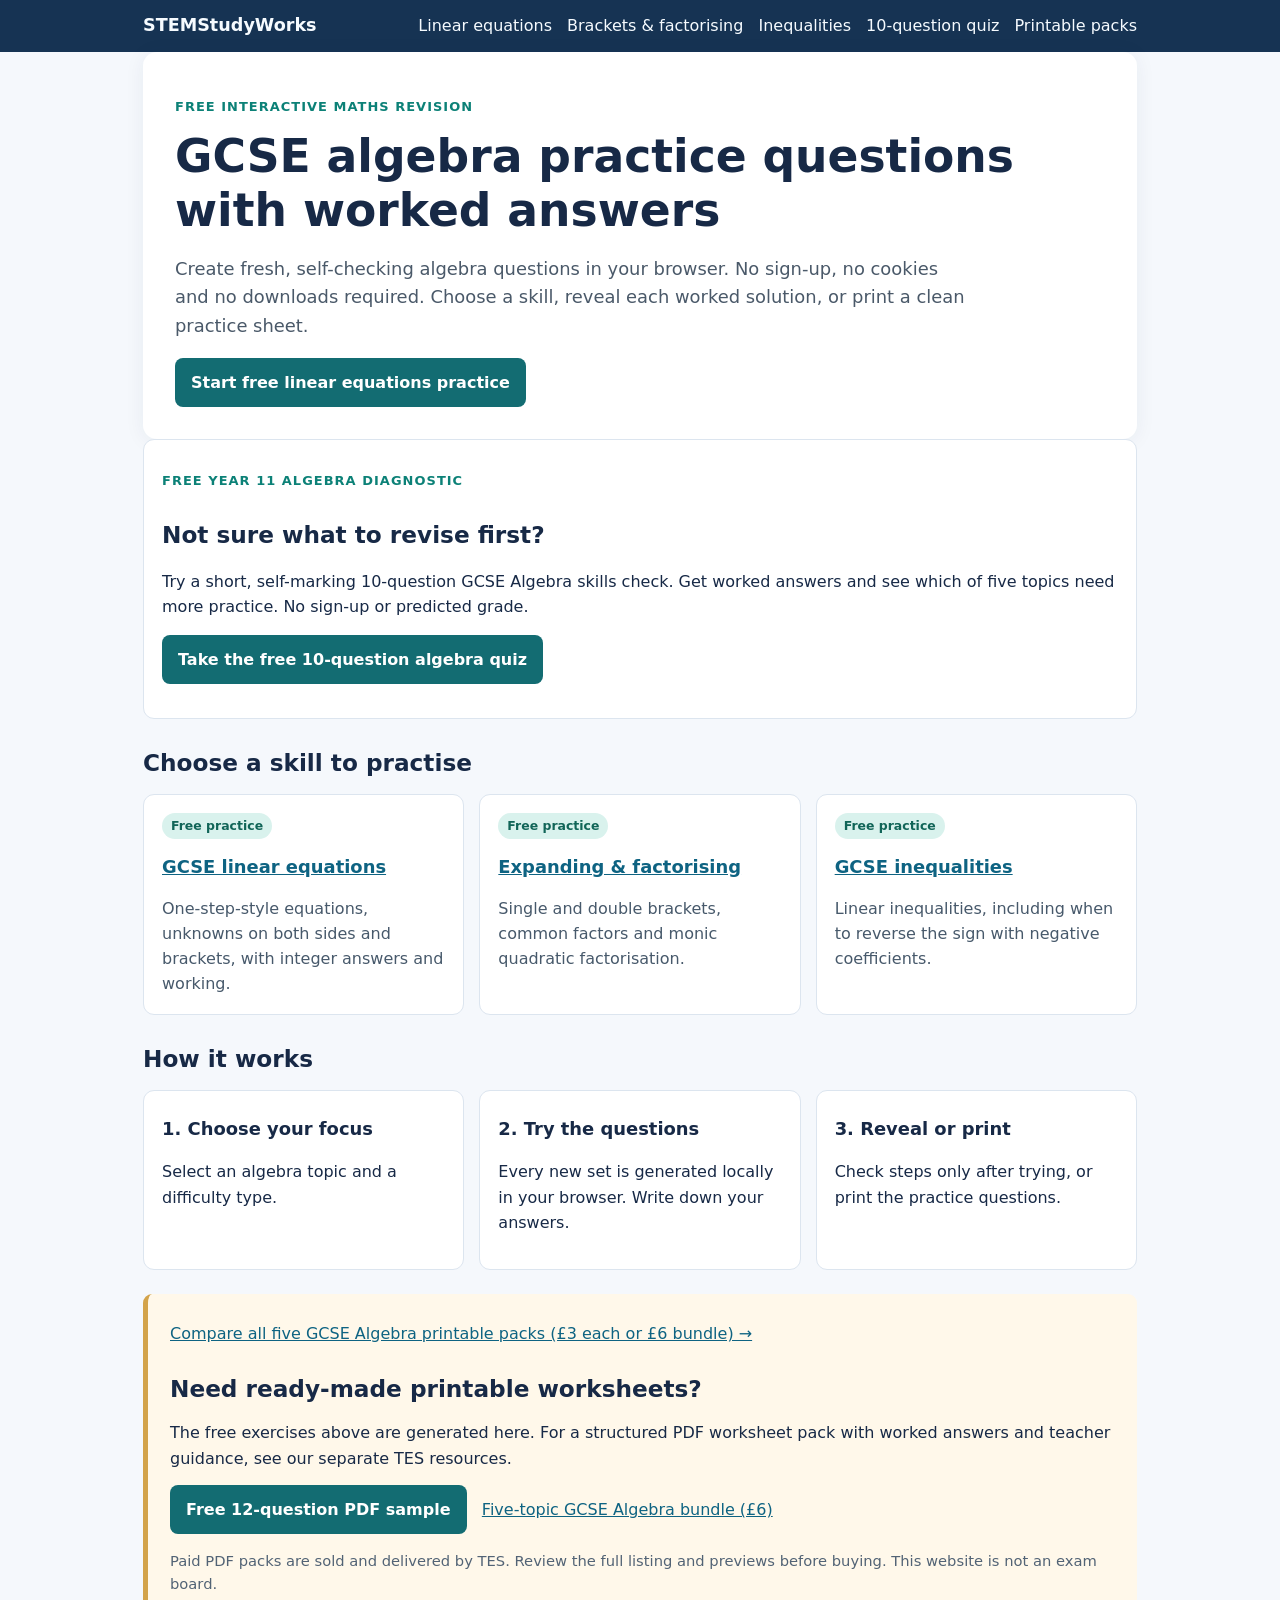
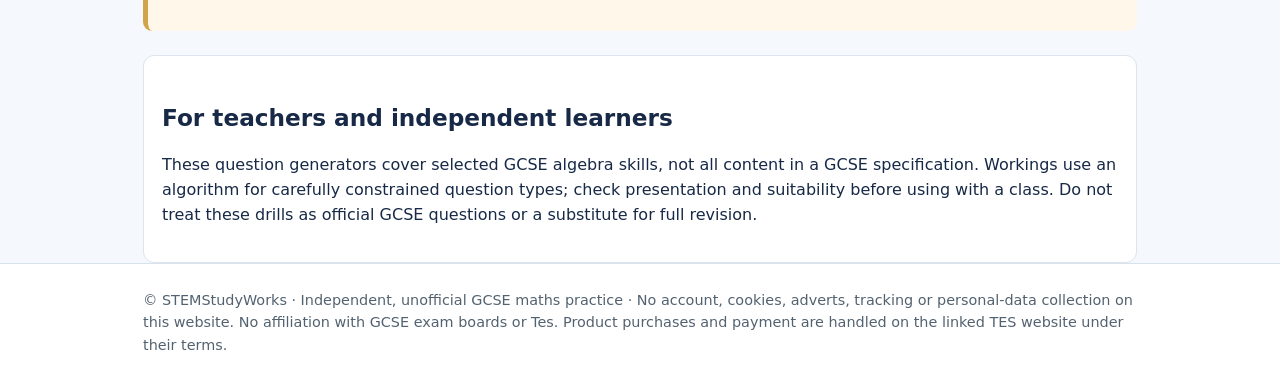
<file: index.html>
<!doctype html><html lang="en-GB"><head><meta charset="utf-8"><meta name="viewport" content="width=device-width,initial-scale=1"><title>Free GCSE Algebra Practice Generator | STEMStudyWorks</title><meta name="description" content="Free GCSE maths algebra questions with step-by-step worked solutions. Practice linear equations, brackets, factorising and inequalities without signing up."><meta name="robots" content="index,follow"><link rel="canonical" href="https://wuhao4493-png.github.io/stemstudyworks-practice/"><meta name="theme-color" content="#163353"><link rel="stylesheet" href="assets/styles.css"><script defer src="assets/app.js"></script></head><body><header><div class="wrap"><strong><a href="index.html">STEMStudyWorks</a></strong><nav aria-label="Main navigation"><a href="linear-equations/">Linear equations</a><a href="expanding-and-factorising/">Brackets &amp; factorising</a><a href="inequalities/">Inequalities</a><a href="year-11-algebra-check/">10-question quiz</a><a href="gcse-algebra-worksheets/">Printable packs</a></nav></div></header><main class="wrap"><section class="hero"><p class="eyebrow">Free interactive maths revision</p><h1>GCSE algebra practice questions with worked answers</h1><p class="sub">Create fresh, self-checking algebra questions in your browser. No sign-up, no cookies and no downloads required. Choose a skill, reveal each worked solution, or print a clean practice sheet.</p><a class="primary" href="linear-equations/">Start free linear equations practice</a></section><section class="panel"><p class="eyebrow">Free Year 11 algebra diagnostic</p><h2>Not sure what to revise first?</h2><p>Try a short, self-marking 10-question GCSE Algebra skills check. Get worked answers and see which of five topics need more practice. No sign-up or predicted grade.</p><p><a class="primary" href="year-11-algebra-check/">Take the free 10-question algebra quiz</a></p></section><h2>Choose a skill to practise</h2><div class="grid"><article class="tile"><span class="tag">Free practice</span><h3><a href="linear-equations/">GCSE linear equations</a></h3><p>One-step-style equations, unknowns on both sides and brackets, with integer answers and working.</p></article><article class="tile"><span class="tag">Free practice</span><h3><a href="expanding-and-factorising/">Expanding &amp; factorising</a></h3><p>Single and double brackets, common factors and monic quadratic factorisation.</p></article><article class="tile"><span class="tag">Free practice</span><h3><a href="inequalities/">GCSE inequalities</a></h3><p>Linear inequalities, including when to reverse the sign with negative coefficients.</p></article></div><h2>How it works</h2><div class="grid"><div class="panel"><h3>1. Choose your focus</h3><p>Select an algebra topic and a difficulty type.</p></div><div class="panel"><h3>2. Try the questions</h3><p>Every new set is generated locally in your browser. Write down your answers.</p></div><div class="panel"><h3>3. Reveal or print</h3><p>Check steps only after trying, or print the practice questions.</p></div></div><section class="cta"><p><a href="gcse-algebra-worksheets/">Compare all five GCSE Algebra printable packs (£3 each or £6 bundle) →</a></p><h2>Need ready-made printable worksheets?</h2><p>The free exercises above are generated here. For a structured PDF worksheet pack with worked answers and teacher guidance, see our separate TES resources.</p><p><a class="primary" href="https://www.tes.com/teaching-resource/gcse-linear-equations-free-worksheet-answers-13552716" rel="noopener">Free 12-question PDF sample</a> &nbsp; <a href="https://www.tes.com/teaching-resource/gcse-algebra-worksheets-bundle-with-answers-13552727" rel="noopener">Five-topic GCSE Algebra bundle (£6)</a></p><p class="note">Paid PDF packs are sold and delivered by TES. Review the full listing and previews before buying. This website is not an exam board.</p></section><section class="panel"><h2>For teachers and independent learners</h2><p>These question generators cover selected GCSE algebra skills, not all content in a GCSE specification. Workings use an algorithm for carefully constrained question types; check presentation and suitability before using with a class. Do not treat these drills as official GCSE questions or a substitute for full revision.</p></section></main><footer><div class="wrap">© STEMStudyWorks · Independent, unofficial GCSE maths practice · No account, cookies, adverts, tracking or personal-data collection on this website. No affiliation with GCSE exam boards or Tes. Product purchases and payment are handled on the linked TES website under their terms.</div></footer></body></html>
</file>
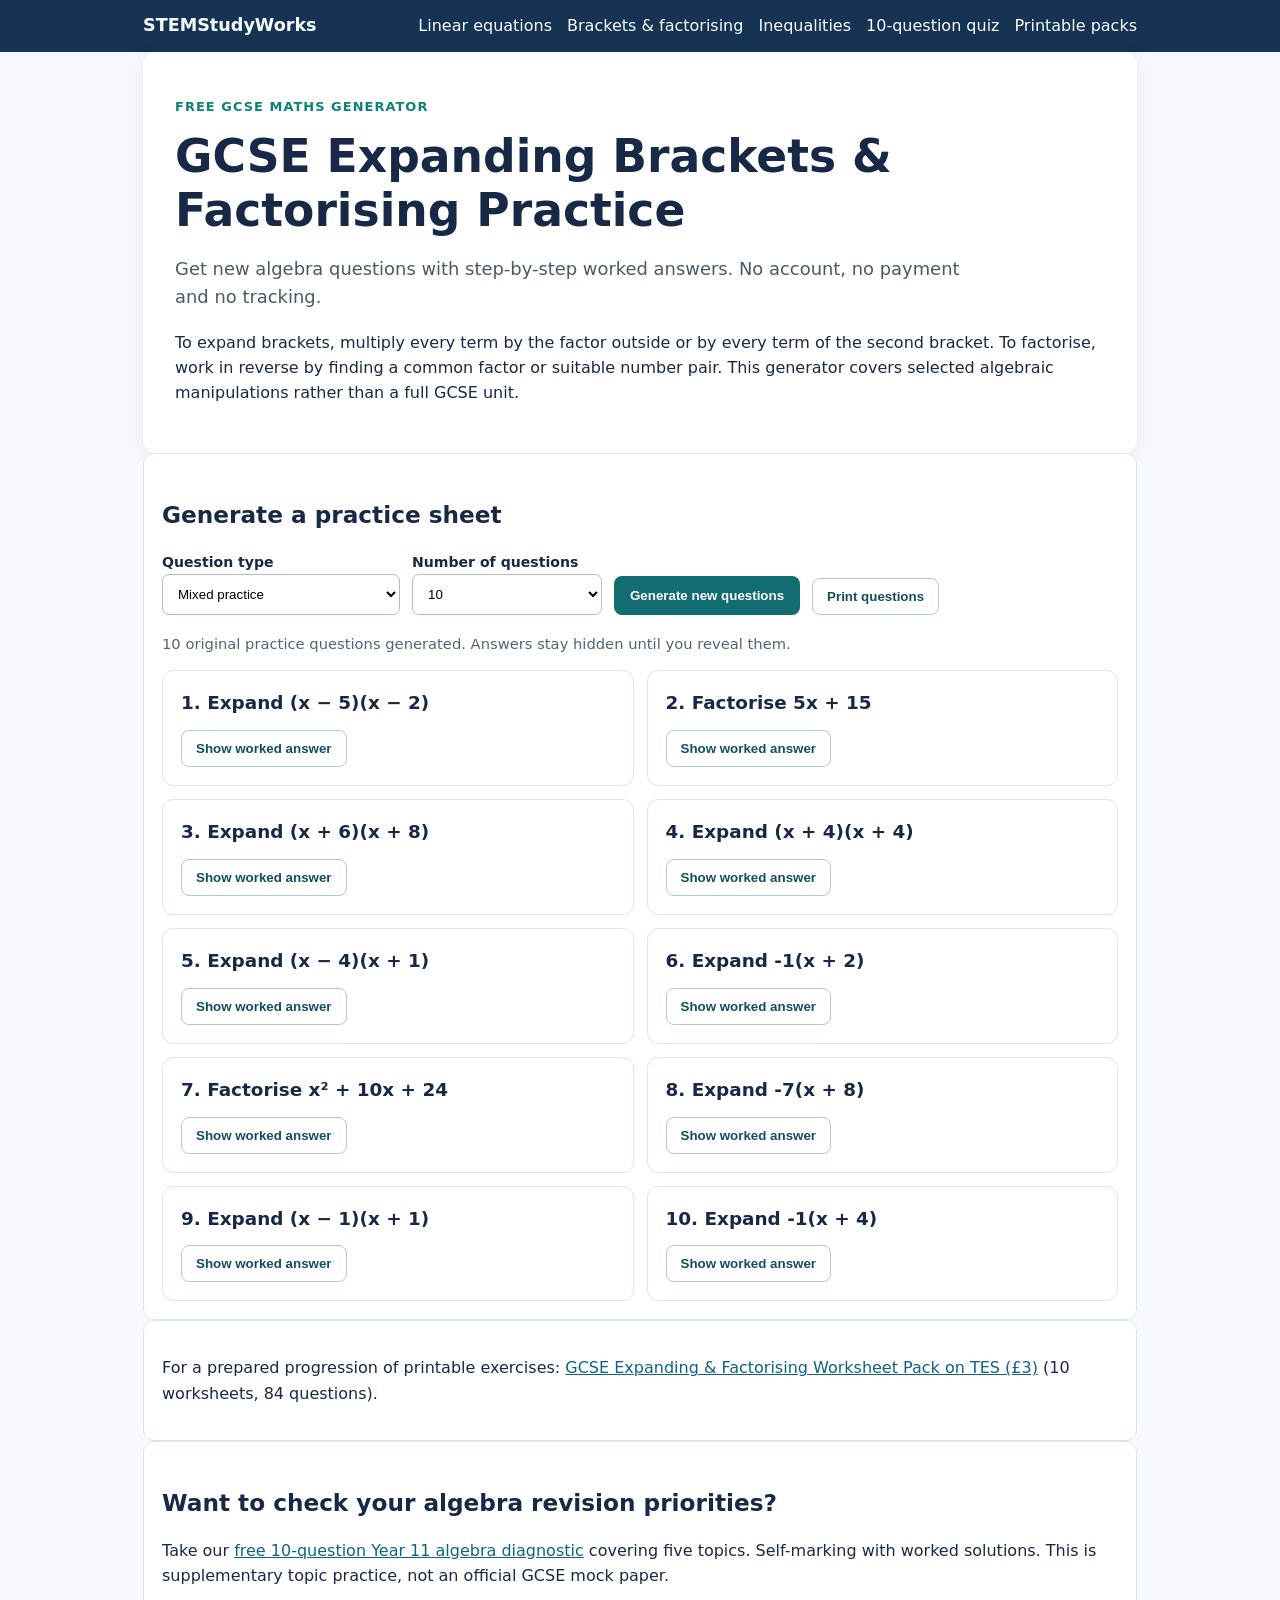
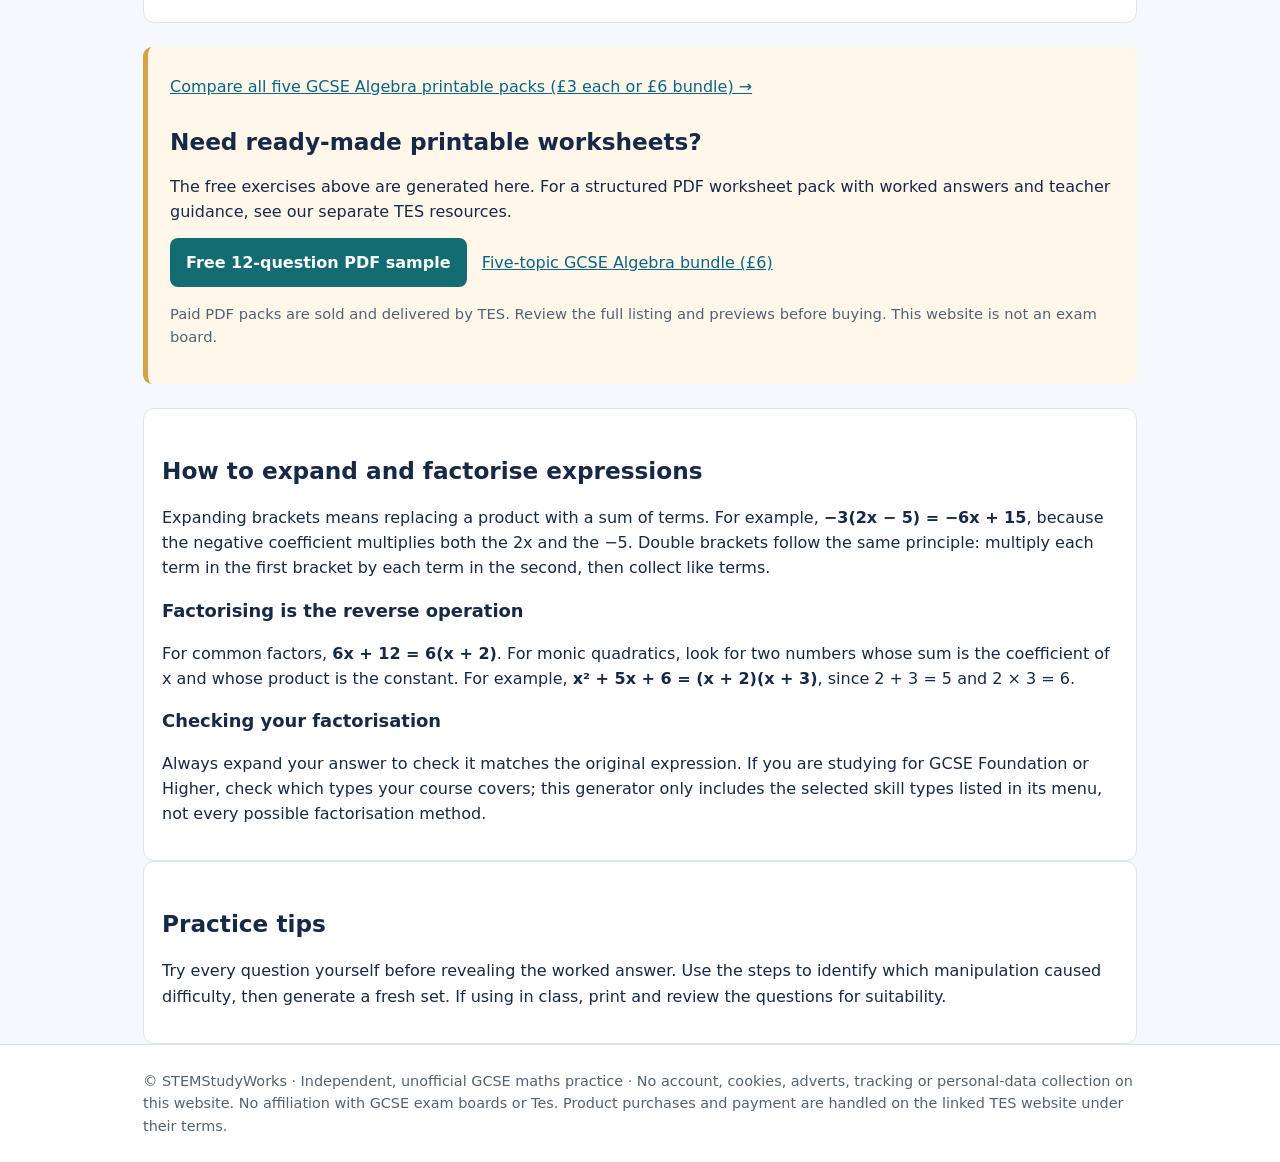
<file: expanding-and-factorising/index.html>
<!doctype html><html lang="en-GB"><head><meta charset="utf-8"><meta name="viewport" content="width=device-width,initial-scale=1"><title>GCSE Expanding Brackets &amp; Factorising Practice | STEMStudyWorks</title><meta name="description" content="Generate free expanding brackets and factorising questions with answers for GCSE maths practice and revision. Includes single and double brackets."><meta name="robots" content="index,follow"><link rel="canonical" href="https://wuhao4493-png.github.io/stemstudyworks-practice/expanding-and-factorising/"><meta name="theme-color" content="#163353"><link rel="stylesheet" href="../assets/styles.css"><script defer src="../assets/app.js"></script></head><body><header><div class="wrap"><strong><a href="../index.html">STEMStudyWorks</a></strong><nav aria-label="Main navigation"><a href="../linear-equations/">Linear equations</a><a href="../expanding-and-factorising/">Brackets &amp; factorising</a><a href="../inequalities/">Inequalities</a><a href="../year-11-algebra-check/">10-question quiz</a><a href="../gcse-algebra-worksheets/">Printable packs</a></nav></div></header><main class="wrap"><section class="hero"><p class="eyebrow">Free GCSE Maths Generator</p><h1>GCSE Expanding Brackets & Factorising Practice</h1><p class="sub">Get new algebra questions with step-by-step worked answers. No account, no payment and no tracking.</p><p>To expand brackets, multiply every term by the factor outside or by every term of the second bracket. To factorise, work in reverse by finding a common factor or suitable number pair. This generator covers selected algebraic manipulations rather than a full GCSE unit.</p></section><section class="panel" data-generator="factor" aria-labelledby="practice-heading"><h2 id="practice-heading">Generate a practice sheet</h2><div class="controls"><div><label for="topic">Question type</label><select id="topic"><option value="mixed">Mixed practice</option><option value="expand-single">Expand one bracket</option><option value="expand-double">Expand double brackets</option><option value="factor-common">Factorise using a common factor</option><option value="factor-quadratic">Factorise monic quadratics</option></select></div><div><label for="count">Number of questions</label><select id="count"><option value="6">6</option><option value="10" selected>10</option><option value="16">16</option></select></div><button id="generate" class="primary">Generate new questions</button><button id="print" class="secondary" type="button">Print questions</button></div><p id="status" role="status" class="muted" aria-live="polite">Creating questions…</p><div id="practice-list" class="problems" aria-live="off"></div></section><section class="panel"><p>For a prepared progression of printable exercises: <a href="https://www.tes.com/teaching-resource/gcse-expanding-and-factorising-worksheets-13551936" rel="noopener">GCSE Expanding &amp; Factorising Worksheet Pack on TES (£3)</a> (10 worksheets, 84 questions).</p></section><section class="panel avoid-print"><h2>Want to check your algebra revision priorities?</h2><p>Take our <a href="../year-11-algebra-check/">free 10-question Year 11 algebra diagnostic</a> covering five topics. Self-marking with worked solutions. This is supplementary topic practice, not an official GCSE mock paper.</p></section><section class="cta"><p><a href="../gcse-algebra-worksheets/">Compare all five GCSE Algebra printable packs (£3 each or £6 bundle) →</a></p><h2>Need ready-made printable worksheets?</h2><p>The free exercises above are generated here. For a structured PDF worksheet pack with worked answers and teacher guidance, see our separate TES resources.</p><p><a class="primary" href="https://www.tes.com/teaching-resource/gcse-linear-equations-free-worksheet-answers-13552716" rel="noopener">Free 12-question PDF sample</a> &nbsp; <a href="https://www.tes.com/teaching-resource/gcse-algebra-worksheets-bundle-with-answers-13552727" rel="noopener">Five-topic GCSE Algebra bundle (£6)</a></p><p class="note">Paid PDF packs are sold and delivered by TES. Review the full listing and previews before buying. This website is not an exam board.</p></section><section class="panel"><h2>How to expand and factorise expressions</h2><p>Expanding brackets means replacing a product with a sum of terms. For example, <strong>−3(2x − 5) = −6x + 15</strong>, because the negative coefficient multiplies both the 2x and the −5. Double brackets follow the same principle: multiply each term in the first bracket by each term in the second, then collect like terms.</p><h3>Factorising is the reverse operation</h3><p>For common factors, <strong>6x + 12 = 6(x + 2)</strong>. For monic quadratics, look for two numbers whose sum is the coefficient of x and whose product is the constant. For example, <strong>x² + 5x + 6 = (x + 2)(x + 3)</strong>, since 2 + 3 = 5 and 2 × 3 = 6.</p><h3>Checking your factorisation</h3><p>Always expand your answer to check it matches the original expression. If you are studying for GCSE Foundation or Higher, check which types your course covers; this generator only includes the selected skill types listed in its menu, not every possible factorisation method.</p></section><section class="panel"><h2>Practice tips</h2><p>Try every question yourself before revealing the worked answer. Use the steps to identify which manipulation caused difficulty, then generate a fresh set. If using in class, print and review the questions for suitability.</p></section></main><footer><div class="wrap">© STEMStudyWorks · Independent, unofficial GCSE maths practice · No account, cookies, adverts, tracking or personal-data collection on this website. No affiliation with GCSE exam boards or Tes. Product purchases and payment are handled on the linked TES website under their terms.</div></footer></body></html>
</file>
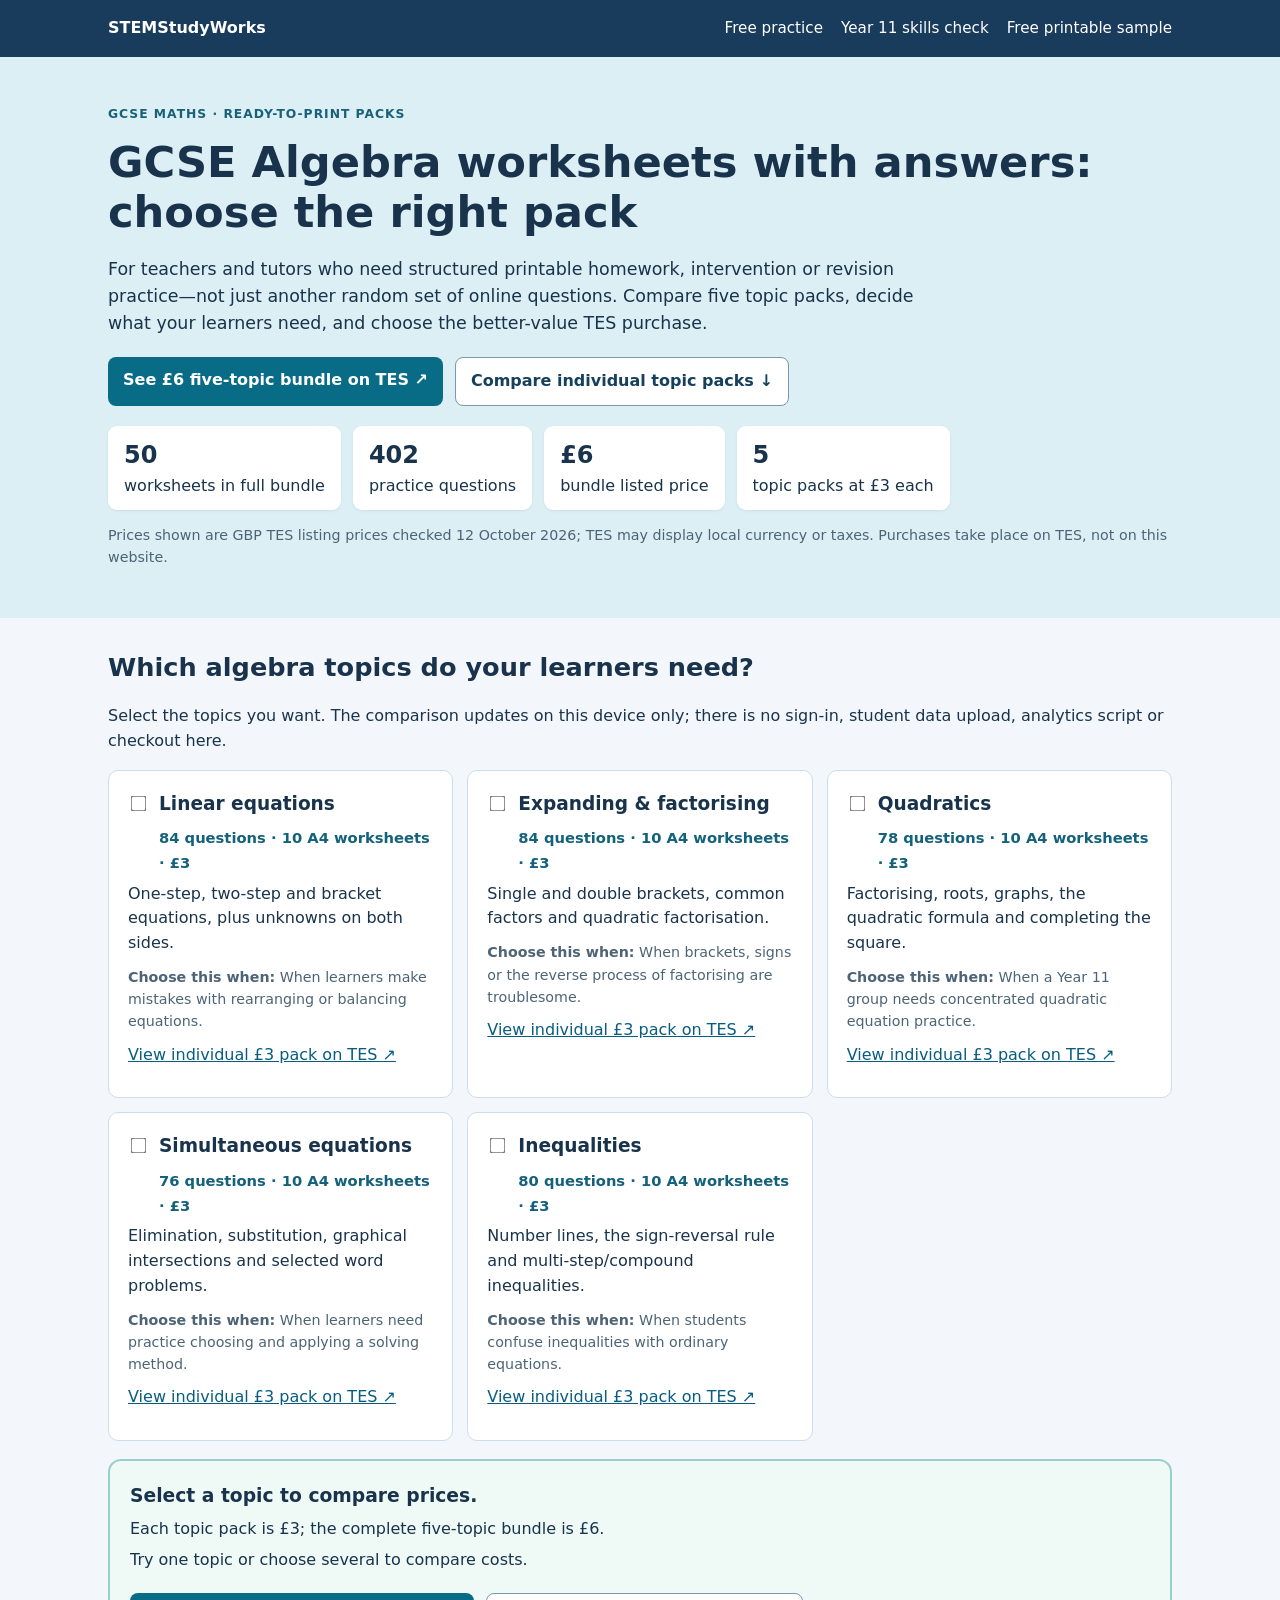
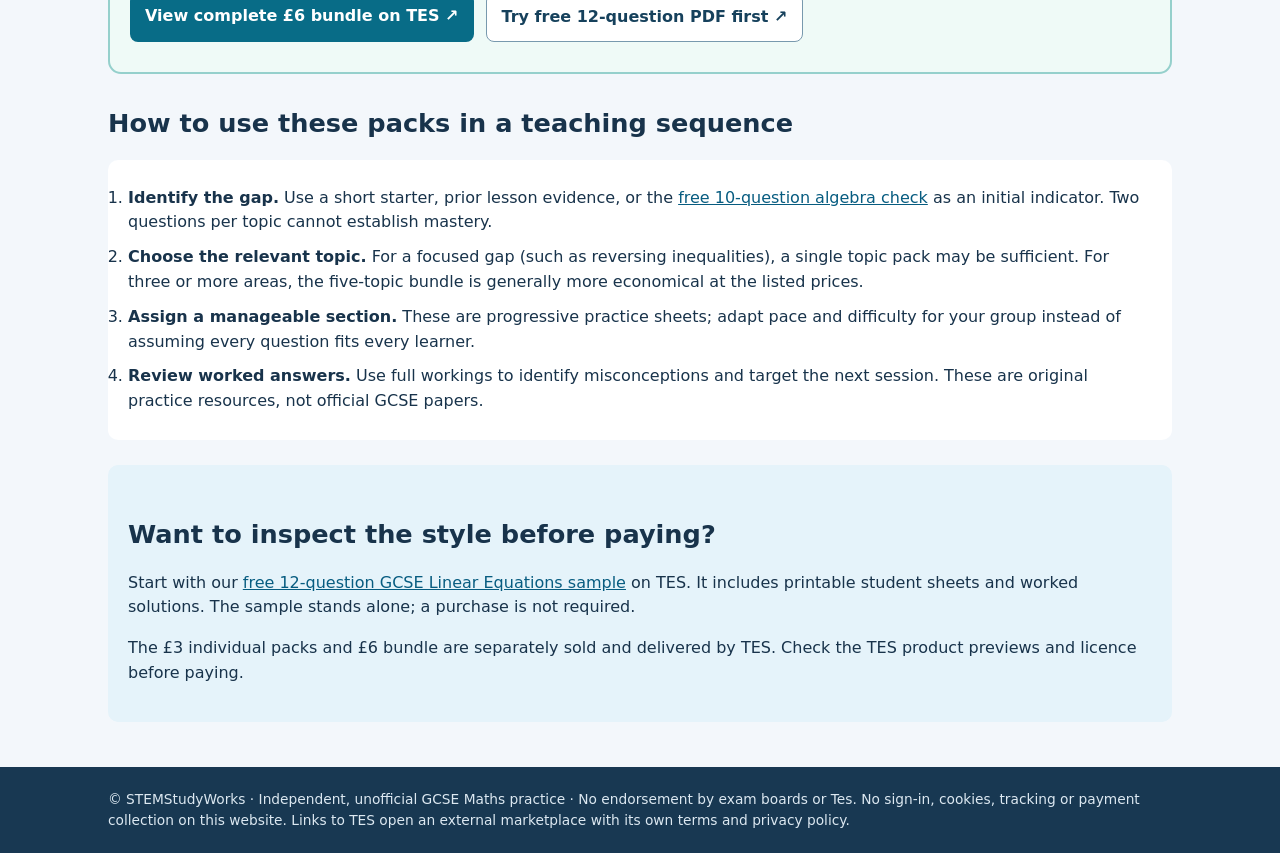
<file: gcse-algebra-worksheets/index.html>
<!doctype html><html lang="en-GB"><head><meta charset="utf-8"><meta name="viewport" content="width=device-width,initial-scale=1"><title>GCSE Algebra Worksheets &amp; Answers | Pack Selector</title><meta name="description" content="Choose printable GCSE algebra worksheets with answers by topic. Compare five £3 packs with the £6, 50-worksheet bundle using a free teacher pack selector."><meta name="robots" content="index,follow"><link rel="canonical" href="https://wuhao4493-png.github.io/stemstudyworks-practice/gcse-algebra-worksheets/"><meta name="theme-color" content="#193b5c"><meta property="og:type" content="website"><meta property="og:title" content="GCSE Algebra Worksheets & Answers | Teacher Pack Selector"><meta property="og:description" content="Compare 5 GCSE algebra topics: 50 worksheets, 402 questions, fully worked answers. Pick the packs you need, then buy on TES."><meta property="og:url" content="https://wuhao4493-png.github.io/stemstudyworks-practice/gcse-algebra-worksheets/"><style>
:root{font-family:system-ui,-apple-system,'Segoe UI',sans-serif;color:#18334b;background:#f3f7fb;line-height:1.55}*{box-sizing:border-box}body{margin:0}a{color:#075c80}a:focus-visible,button:focus-visible,input:focus-visible{outline:3px solid #eaad1c;outline-offset:3px}.wrap{max-width:1100px;padding:0 18px;margin:auto}.top{background:#193b5c;color:white;padding:16px 0}.top .wrap{display:flex;justify-content:space-between;gap:16px;align-items:center;flex-wrap:wrap}.top a{color:white;text-decoration:none}.nav{display:flex;gap:18px;flex-wrap:wrap;font-size:.95rem}.hero{background:#dceff5;padding:36px 0}.eyebrow{color:#196179;text-transform:uppercase;font-size:.77rem;font-weight:800;letter-spacing:.08em}h1{font-size:clamp(1.8rem,4vw,2.7rem);line-height:1.18;margin:12px 0}h2{font-size:1.6rem;margin:30px 0 16px}h3{font-size:1.16rem;margin:0 0 8px}.lead{font-size:1.09rem;max-width:820px}.actions{display:flex;gap:12px;flex-wrap:wrap;margin:20px 0 10px}.button{padding:11px 15px;border-radius:8px;background:#086c87;color:white;text-decoration:none;display:inline-block;font-weight:750;border:0;cursor:pointer}.button:hover{background:#034960;color:white}.button.secondary{background:white;color:#16415c;border:1px solid #7899ae}.facts{display:flex;gap:12px;flex-wrap:wrap;margin-top:20px}.fact{background:white;border-radius:9px;padding:11px 16px;min-width:150px;box-shadow:0 1px 3px #0001}.fact strong{display:block;font-size:1.5rem}.note{font-size:.89rem;color:#4c6476}.grid{display:grid;grid-template-columns:repeat(auto-fit,minmax(265px,1fr));gap:14px}.card{background:white;padding:19px;border:1px solid #cddde9;border-radius:10px}.card p{margin:.35rem 0 .65rem}.pack-meta{font-weight:700;font-size:.92rem;color:#13617b}.topic-label{display:flex;align-items:flex-start;gap:11px;cursor:pointer}.topic-label input{margin-top:7px;transform:scale(1.22);accent-color:#096f89}.result{border:2px solid #95d0cc;background:#effaf7;border-radius:13px;padding:20px;margin-top:18px}.result strong{font-size:1.17rem}.result [data-test]{margin:7px 0}.selections{padding-left:20px;margin:8px 0}.selections li{margin:4px 0}.steps{background:white;padding:16px 20px;border-radius:10px}.steps li{margin:10px 0}.cta{padding:20px;border-radius:10px;background:#e5f3fa;margin:25px 0}footer{background:#183852;color:#dce8f1;padding:22px 0;font-size:.86rem;margin-top:45px}footer a{color:white}@media(max-width:650px){.top .wrap{display:block}.nav{margin-top:10px}.hero{padding:24px 0}.facts .fact{flex:1 1 125px}.result{padding:15px}}@media print{.top,.actions,footer,.result,button{display:none!important}.hero{padding:0;background:white}.card{break-inside:avoid}}
</style></head><body>
<header class="top"><div class="wrap"><a href="../"><strong>STEMStudyWorks</strong></a><nav class="nav" aria-label="Main navigation"><a href="../">Free practice</a><a href="../year-11-algebra-check/">Year 11 skills check</a><a href="https://www.tes.com/teaching-resource/gcse-linear-equations-free-worksheet-answers-13552716" target="_blank" rel="noopener noreferrer">Free printable sample</a></nav></div></header>
<main><section class="hero"><div class="wrap"><p class="eyebrow">GCSE Maths · ready-to-print packs</p><h1>GCSE Algebra worksheets with answers: choose the right pack</h1><p class="lead">For teachers and tutors who need structured printable homework, intervention or revision practice—not just another random set of online questions. Compare five topic packs, decide what your learners need, and choose the better-value TES purchase.</p><div class="actions"><a class="button" href="https://www.tes.com/teaching-resource/gcse-algebra-worksheets-bundle-with-answers-13552727" target="_blank" rel="noopener noreferrer">See £6 five-topic bundle on TES ↗</a><a class="button secondary" href="#compare">Compare individual topic packs ↓</a></div><div class="facts"><div class="fact"><strong>50</strong>worksheets in full bundle</div><div class="fact"><strong>402</strong>practice questions</div><div class="fact"><strong>£6</strong>bundle listed price</div><div class="fact"><strong>5</strong>topic packs at £3 each</div></div><p class="note">Prices shown are GBP TES listing prices checked 12 October 2026; TES may display local currency or taxes. Purchases take place on TES, not on this website.</p></div></section>
<div class="wrap"><section id="compare"><h2>Which algebra topics do your learners need?</h2><p>Select the topics you want. The comparison updates on this device only; there is no sign-in, student data upload, analytics script or checkout here.</p><div class="grid" id="packs"><article class="card"><label class="topic-label"><input aria-label="Include Linear equations in price comparison" type="checkbox" name="topic" value="0"><span><h3>Linear equations</h3><span class="pack-meta">84 questions · 10 A4 worksheets · £3</span></span></label><p>One-step, two-step and bracket equations, plus unknowns on both sides.</p><p class="note"><strong>Choose this when:</strong> When learners make mistakes with rearranging or balancing equations.</p><p><a href="https://www.tes.com/teaching-resource/gcse-linear-equations-worksheets-with-answers-13551394" target="_blank" rel="noopener noreferrer">View individual £3 pack on TES ↗</a></p></article><article class="card"><label class="topic-label"><input aria-label="Include Expanding &amp; factorising in price comparison" type="checkbox" name="topic" value="1"><span><h3>Expanding &amp; factorising</h3><span class="pack-meta">84 questions · 10 A4 worksheets · £3</span></span></label><p>Single and double brackets, common factors and quadratic factorisation.</p><p class="note"><strong>Choose this when:</strong> When brackets, signs or the reverse process of factorising are troublesome.</p><p><a href="https://www.tes.com/teaching-resource/gcse-expanding-and-factorising-worksheets-13551936" target="_blank" rel="noopener noreferrer">View individual £3 pack on TES ↗</a></p></article><article class="card"><label class="topic-label"><input aria-label="Include Quadratics in price comparison" type="checkbox" name="topic" value="2"><span><h3>Quadratics</h3><span class="pack-meta">78 questions · 10 A4 worksheets · £3</span></span></label><p>Factorising, roots, graphs, the quadratic formula and completing the square.</p><p class="note"><strong>Choose this when:</strong> When a Year 11 group needs concentrated quadratic equation practice.</p><p><a href="https://www.tes.com/teaching-resource/gcse-quadratics-worksheets-with-answers-13551940" target="_blank" rel="noopener noreferrer">View individual £3 pack on TES ↗</a></p></article><article class="card"><label class="topic-label"><input aria-label="Include Simultaneous equations in price comparison" type="checkbox" name="topic" value="3"><span><h3>Simultaneous equations</h3><span class="pack-meta">76 questions · 10 A4 worksheets · £3</span></span></label><p>Elimination, substitution, graphical intersections and selected word problems.</p><p class="note"><strong>Choose this when:</strong> When learners need practice choosing and applying a solving method.</p><p><a href="https://www.tes.com/teaching-resource/gcse-simultaneous-equations-worksheets-13551945" target="_blank" rel="noopener noreferrer">View individual £3 pack on TES ↗</a></p></article><article class="card"><label class="topic-label"><input aria-label="Include Inequalities in price comparison" type="checkbox" name="topic" value="4"><span><h3>Inequalities</h3><span class="pack-meta">80 questions · 10 A4 worksheets · £3</span></span></label><p>Number lines, the sign-reversal rule and multi-step/compound inequalities.</p><p class="note"><strong>Choose this when:</strong> When students confuse inequalities with ordinary equations.</p><p><a href="https://www.tes.com/teaching-resource/gcse-inequalities-worksheets-with-answers-13551950" target="_blank" rel="noopener noreferrer">View individual £3 pack on TES ↗</a></p></article></div><section class="result" aria-live="polite" aria-atomic="true" id="comparison"><strong id="headline">Select a topic to compare prices.</strong><p data-test id="cost">Each individual pack costs £3; all five together cost £15.</p><p data-test id="recommendation">The complete bundle costs £6 and includes all five topics.</p><ul class="selections" id="chosen"></ul><div class="actions"><a class="button" href="https://www.tes.com/teaching-resource/gcse-algebra-worksheets-bundle-with-answers-13552727" target="_blank" rel="noopener noreferrer">View complete £6 bundle on TES ↗</a><a class="button secondary" href="https://www.tes.com/teaching-resource/gcse-linear-equations-free-worksheet-answers-13552716" target="_blank" rel="noopener noreferrer">Try free 12-question PDF first ↗</a></div></section></section>
<section><h2>How to use these packs in a teaching sequence</h2><ol class="steps"><li><strong>Identify the gap.</strong> Use a short starter, prior lesson evidence, or the <a href="../year-11-algebra-check/">free 10-question algebra check</a> as an initial indicator. Two questions per topic cannot establish mastery.</li><li><strong>Choose the relevant topic.</strong> For a focused gap (such as reversing inequalities), a single topic pack may be sufficient. For three or more areas, the five-topic bundle is generally more economical at the listed prices.</li><li><strong>Assign a manageable section.</strong> These are progressive practice sheets; adapt pace and difficulty for your group instead of assuming every question fits every learner.</li><li><strong>Review worked answers.</strong> Use full workings to identify misconceptions and target the next session. These are original practice resources, not official GCSE papers.</li></ol></section>
<section class="cta"><h2>Want to inspect the style before paying?</h2><p>Start with our <a href="https://www.tes.com/teaching-resource/gcse-linear-equations-free-worksheet-answers-13552716" target="_blank" rel="noopener noreferrer">free 12-question GCSE Linear Equations sample</a> on TES. It includes printable student sheets and worked solutions. The sample stands alone; a purchase is not required.</p><p>The £3 individual packs and £6 bundle are separately sold and delivered by TES. Check the TES product previews and licence before paying.</p></section></div></main>
<footer><div class="wrap">© STEMStudyWorks · Independent, unofficial GCSE Maths practice · No endorsement by exam boards or Tes. No sign-in, cookies, tracking or payment collection on this website. Links to TES open an external marketplace with its own terms and privacy policy.</div></footer>
<script>"use strict";(()=>{const checks=[...document.querySelectorAll('input[name=topic]')],headline=document.getElementById('headline'),cost=document.getElementById('cost'),rec=document.getElementById('recommendation'),chosen=document.getElementById('chosen');const names=["Linear equations", "Expanding & factorising", "Quadratics", "Simultaneous equations", "Inequalities"];function update(){const active=checks.map((c,i)=>c.checked?i:null).filter(i=>i!==null);const n=active.length;const price=n*3;chosen.replaceChildren();active.forEach(i=>{const li=document.createElement('li');li.textContent=names[i];chosen.appendChild(li)});if(n===0){headline.textContent='Select a topic to compare prices.';cost.textContent='Each topic pack is £3; the complete five-topic bundle is £6.';rec.textContent='Try one topic or choose several to compare costs.';return}headline.textContent=n+' selected topic'+(n===1?'':'s');cost.textContent='Individual packs together: £'+price+'. All five in the bundle: £6.';if(n===1){rec.textContent='One focused topic: the £3 individual pack is cheaper by £3. Use its direct TES link above.'}else if(n===2){rec.textContent='Two individual packs cost £6, the same as the £6 bundle. The bundle adds the other three topics at no additional listed cost.'}else{rec.textContent='The £6 bundle saves £'+(price-6)+' compared with buying your '+n+' selected packs separately, and includes all five topics.'}}checks.forEach(c=>c.addEventListener('change',update));update();})();</script></body></html>
</file>
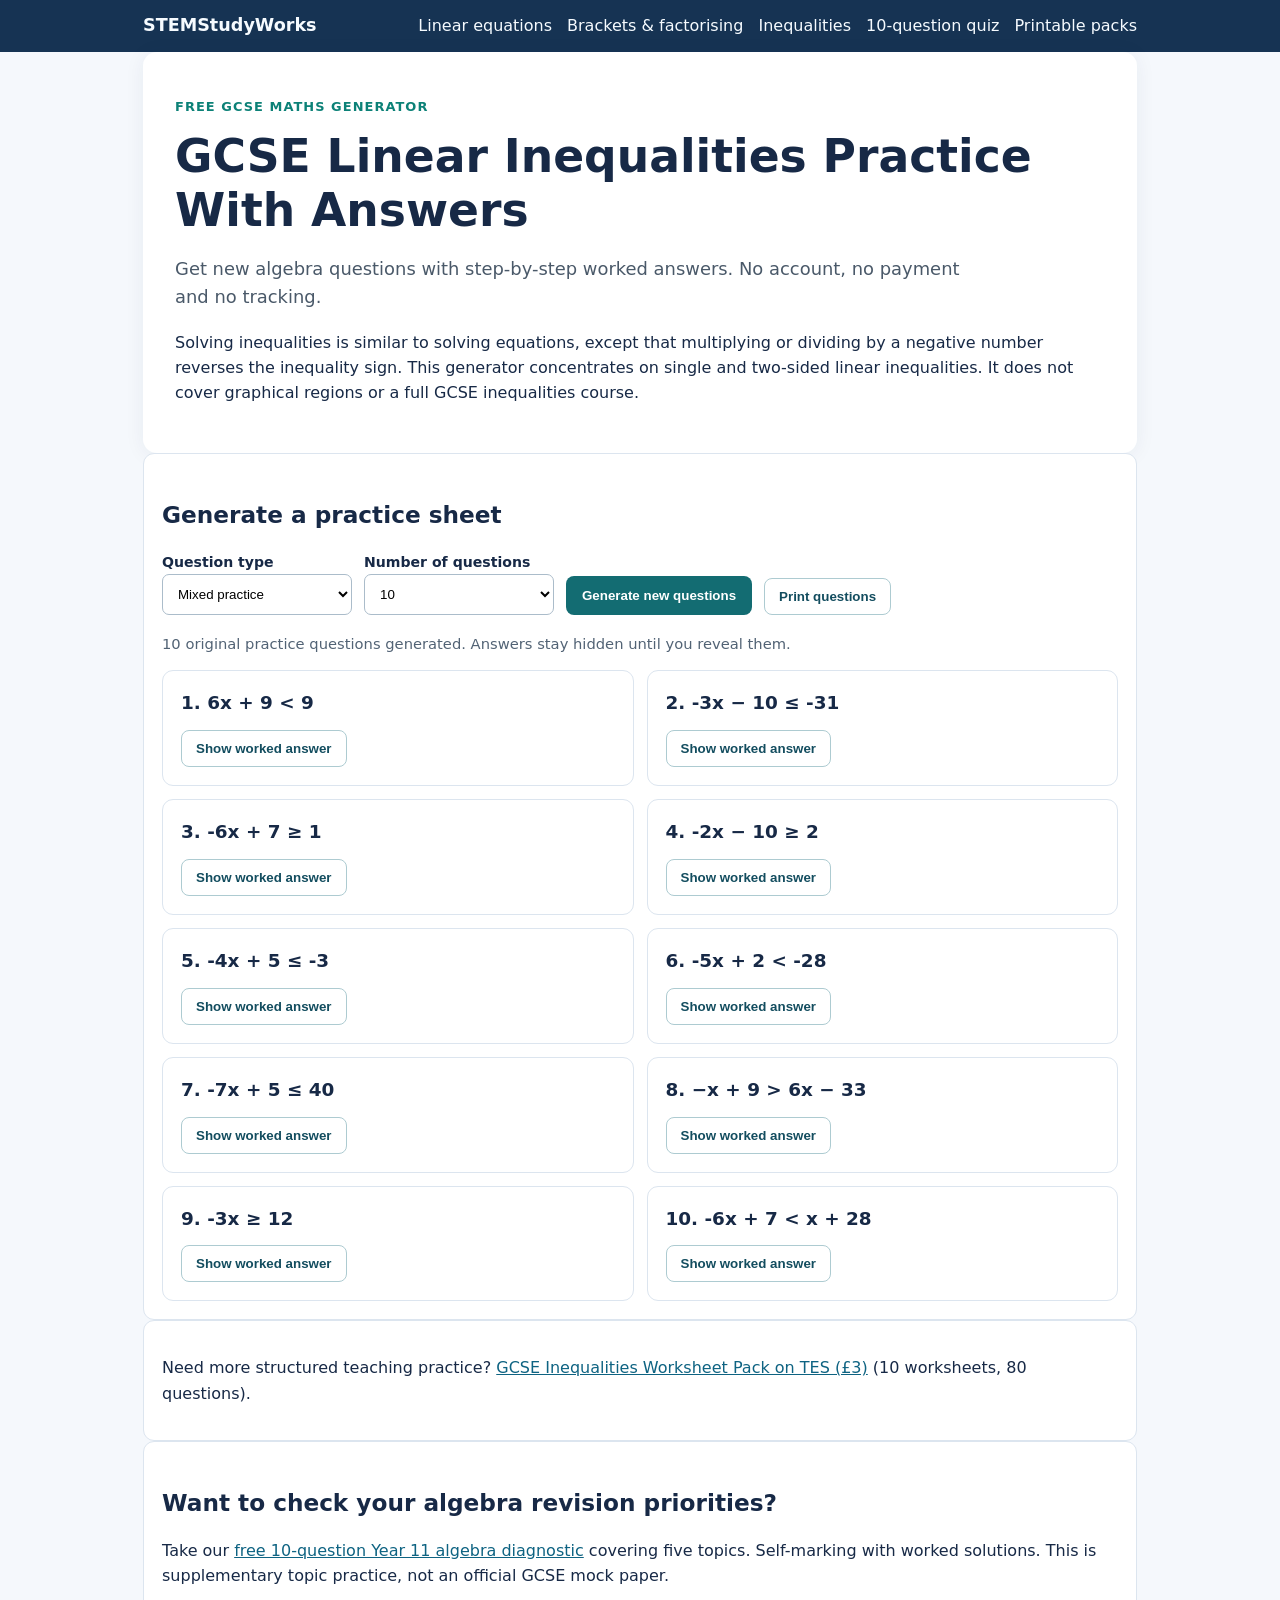
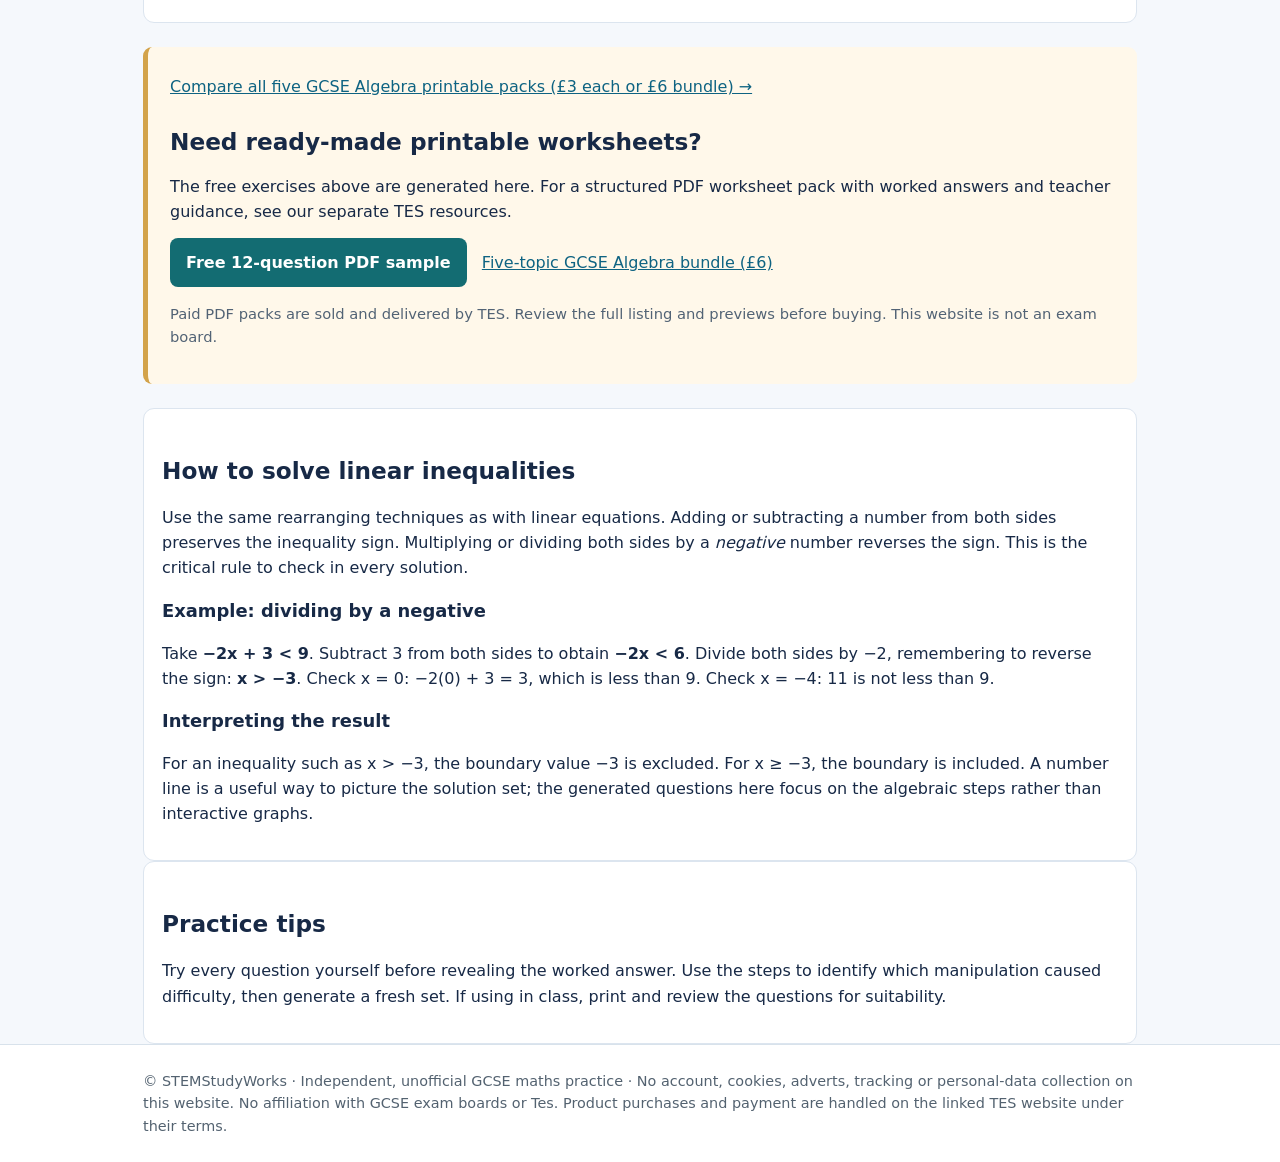
<file: inequalities/index.html>
<!doctype html><html lang="en-GB"><head><meta charset="utf-8"><meta name="viewport" content="width=device-width,initial-scale=1"><title>GCSE Linear Inequalities Practice With Answers | STEMStudyWorks</title><meta name="description" content="Free GCSE linear inequalities practice questions with worked answers, including inequality sign reversal and unknowns on both sides."><meta name="robots" content="index,follow"><link rel="canonical" href="https://wuhao4493-png.github.io/stemstudyworks-practice/inequalities/"><meta name="theme-color" content="#163353"><link rel="stylesheet" href="../assets/styles.css"><script defer src="../assets/app.js"></script></head><body><header><div class="wrap"><strong><a href="../index.html">STEMStudyWorks</a></strong><nav aria-label="Main navigation"><a href="../linear-equations/">Linear equations</a><a href="../expanding-and-factorising/">Brackets &amp; factorising</a><a href="../inequalities/">Inequalities</a><a href="../year-11-algebra-check/">10-question quiz</a><a href="../gcse-algebra-worksheets/">Printable packs</a></nav></div></header><main class="wrap"><section class="hero"><p class="eyebrow">Free GCSE Maths Generator</p><h1>GCSE Linear Inequalities Practice With Answers</h1><p class="sub">Get new algebra questions with step-by-step worked answers. No account, no payment and no tracking.</p><p>Solving inequalities is similar to solving equations, except that multiplying or dividing by a negative number reverses the inequality sign. This generator concentrates on single and two-sided linear inequalities. It does not cover graphical regions or a full GCSE inequalities course.</p></section><section class="panel" data-generator="inequalities" aria-labelledby="practice-heading"><h2 id="practice-heading">Generate a practice sheet</h2><div class="controls"><div><label for="topic">Question type</label><select id="topic"><option value="mixed">Mixed practice</option><option value="inequality-basic">One-sided inequalities</option><option value="inequality-both">Unknowns on both sides</option></select></div><div><label for="count">Number of questions</label><select id="count"><option value="6">6</option><option value="10" selected>10</option><option value="16">16</option></select></div><button id="generate" class="primary">Generate new questions</button><button id="print" class="secondary" type="button">Print questions</button></div><p id="status" role="status" class="muted" aria-live="polite">Creating questions…</p><div id="practice-list" class="problems" aria-live="off"></div></section><section class="panel"><p>Need more structured teaching practice? <a href="https://www.tes.com/teaching-resource/gcse-inequalities-worksheets-with-answers-13551950" rel="noopener">GCSE Inequalities Worksheet Pack on TES (£3)</a> (10 worksheets, 80 questions).</p></section><section class="panel avoid-print"><h2>Want to check your algebra revision priorities?</h2><p>Take our <a href="../year-11-algebra-check/">free 10-question Year 11 algebra diagnostic</a> covering five topics. Self-marking with worked solutions. This is supplementary topic practice, not an official GCSE mock paper.</p></section><section class="cta"><p><a href="../gcse-algebra-worksheets/">Compare all five GCSE Algebra printable packs (£3 each or £6 bundle) →</a></p><h2>Need ready-made printable worksheets?</h2><p>The free exercises above are generated here. For a structured PDF worksheet pack with worked answers and teacher guidance, see our separate TES resources.</p><p><a class="primary" href="https://www.tes.com/teaching-resource/gcse-linear-equations-free-worksheet-answers-13552716" rel="noopener">Free 12-question PDF sample</a> &nbsp; <a href="https://www.tes.com/teaching-resource/gcse-algebra-worksheets-bundle-with-answers-13552727" rel="noopener">Five-topic GCSE Algebra bundle (£6)</a></p><p class="note">Paid PDF packs are sold and delivered by TES. Review the full listing and previews before buying. This website is not an exam board.</p></section><section class="panel"><h2>How to solve linear inequalities</h2><p>Use the same rearranging techniques as with linear equations. Adding or subtracting a number from both sides preserves the inequality sign. Multiplying or dividing both sides by a <em>negative</em> number reverses the sign. This is the critical rule to check in every solution.</p><h3>Example: dividing by a negative</h3><p>Take <strong>−2x + 3 &lt; 9</strong>. Subtract 3 from both sides to obtain <strong>−2x &lt; 6</strong>. Divide both sides by −2, remembering to reverse the sign: <strong>x &gt; −3</strong>. Check x = 0: −2(0) + 3 = 3, which is less than 9. Check x = −4: 11 is not less than 9.</p><h3>Interpreting the result</h3><p>For an inequality such as x &gt; −3, the boundary value −3 is excluded. For x ≥ −3, the boundary is included. A number line is a useful way to picture the solution set; the generated questions here focus on the algebraic steps rather than interactive graphs.</p></section><section class="panel"><h2>Practice tips</h2><p>Try every question yourself before revealing the worked answer. Use the steps to identify which manipulation caused difficulty, then generate a fresh set. If using in class, print and review the questions for suitability.</p></section></main><footer><div class="wrap">© STEMStudyWorks · Independent, unofficial GCSE maths practice · No account, cookies, adverts, tracking or personal-data collection on this website. No affiliation with GCSE exam boards or Tes. Product purchases and payment are handled on the linked TES website under their terms.</div></footer></body></html>
</file>
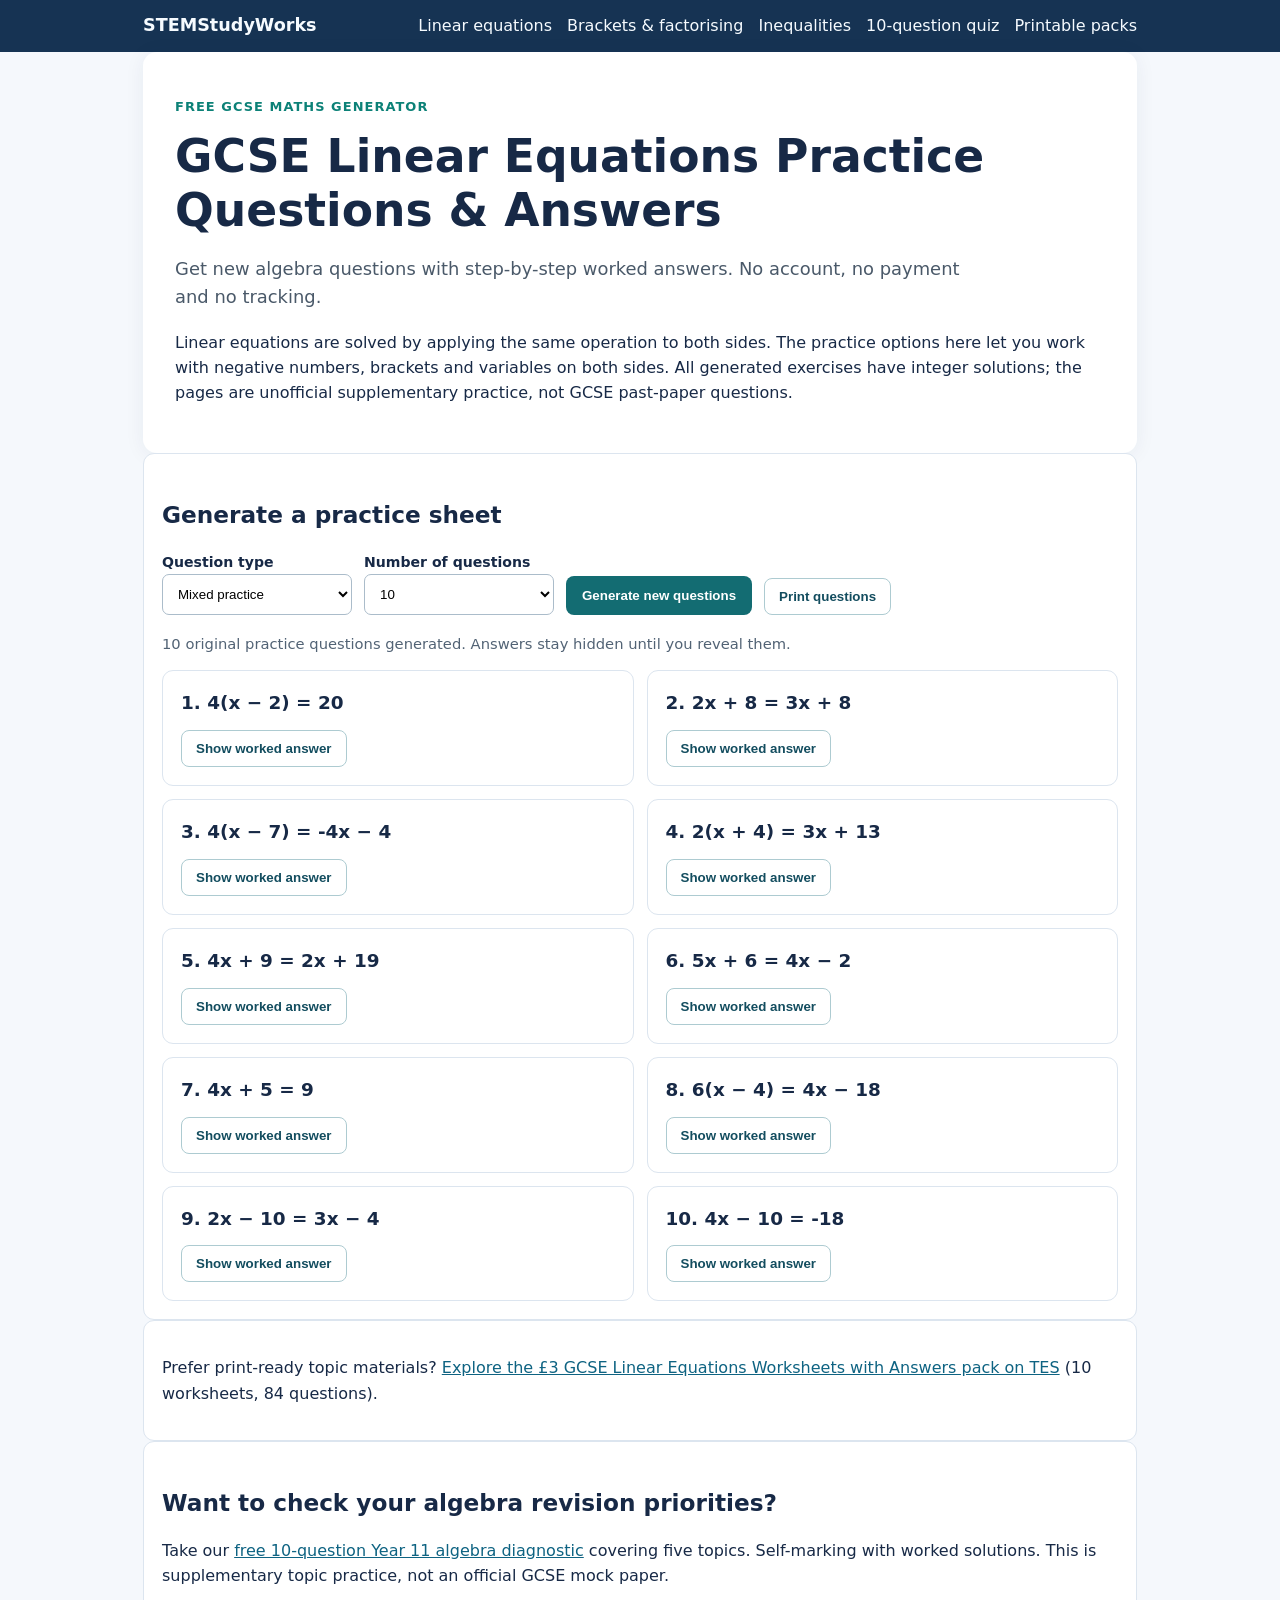
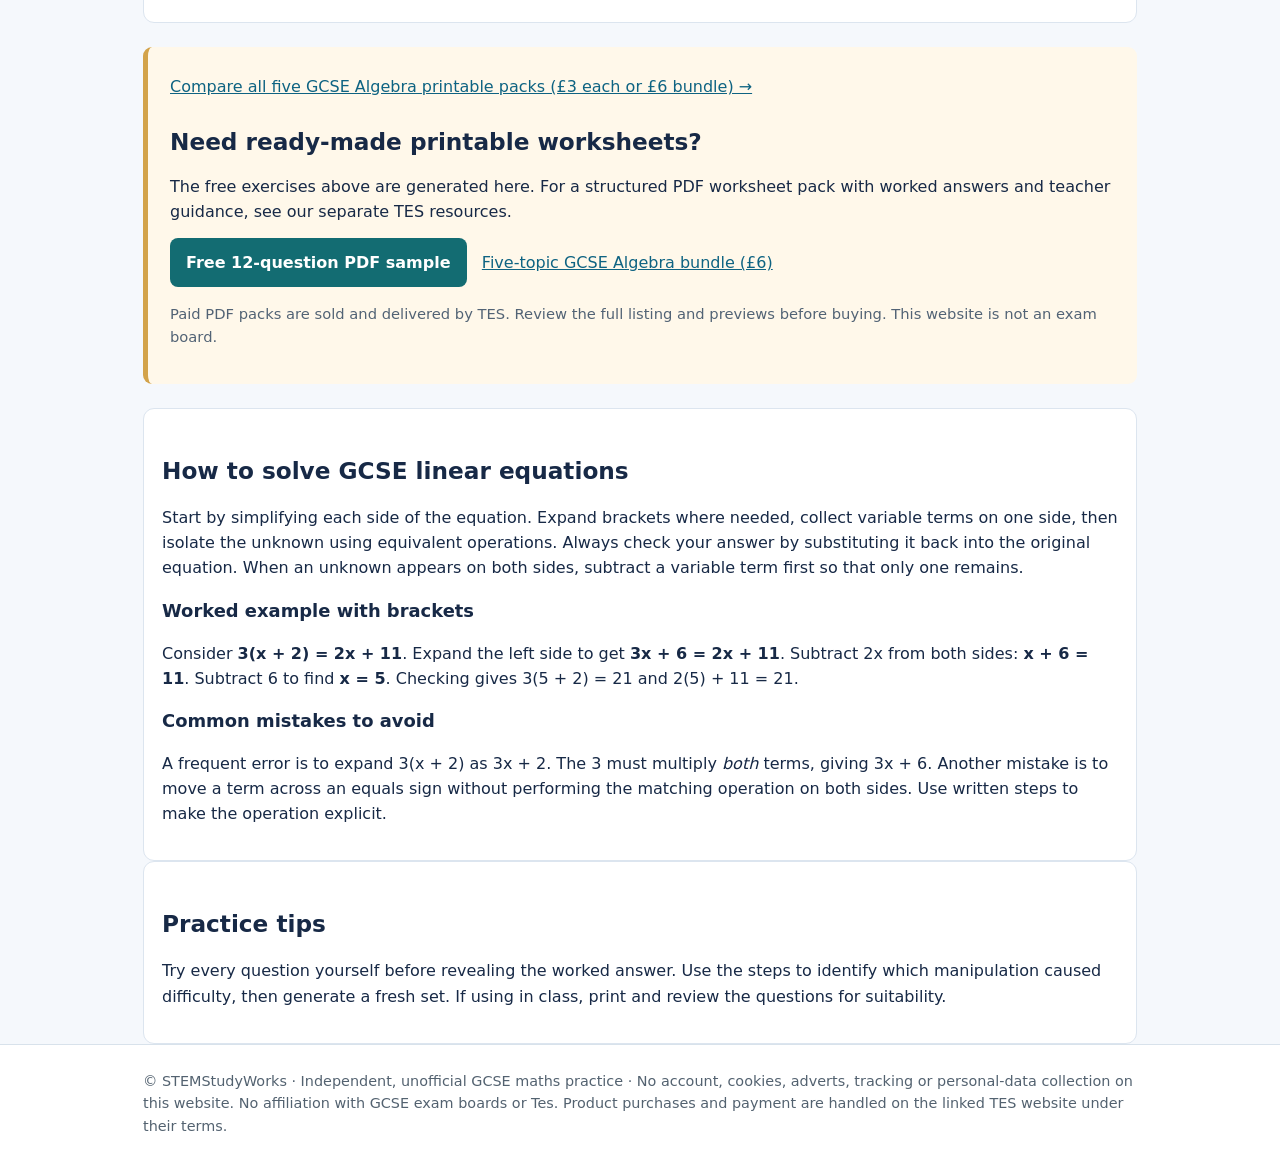
<file: linear-equations/index.html>
<!doctype html><html lang="en-GB"><head><meta charset="utf-8"><meta name="viewport" content="width=device-width,initial-scale=1"><title>GCSE Linear Equations Practice Questions &amp; Answers | STEMStudyWorks</title><meta name="description" content="Practise GCSE linear equations online: brackets, both sides and step-by-step solutions. Generate fresh questions for free without signing up."><meta name="robots" content="index,follow"><link rel="canonical" href="https://wuhao4493-png.github.io/stemstudyworks-practice/linear-equations/"><meta name="theme-color" content="#163353"><link rel="stylesheet" href="../assets/styles.css"><script defer src="../assets/app.js"></script></head><body><header><div class="wrap"><strong><a href="../index.html">STEMStudyWorks</a></strong><nav aria-label="Main navigation"><a href="../linear-equations/">Linear equations</a><a href="../expanding-and-factorising/">Brackets &amp; factorising</a><a href="../inequalities/">Inequalities</a><a href="../year-11-algebra-check/">10-question quiz</a><a href="../gcse-algebra-worksheets/">Printable packs</a></nav></div></header><main class="wrap"><section class="hero"><p class="eyebrow">Free GCSE Maths Generator</p><h1>GCSE Linear Equations Practice Questions & Answers</h1><p class="sub">Get new algebra questions with step-by-step worked answers. No account, no payment and no tracking.</p><p>Linear equations are solved by applying the same operation to both sides. The practice options here let you work with negative numbers, brackets and variables on both sides. All generated exercises have integer solutions; the pages are unofficial supplementary practice, not GCSE past-paper questions.</p></section><section class="panel" data-generator="linear" aria-labelledby="practice-heading"><h2 id="practice-heading">Generate a practice sheet</h2><div class="controls"><div><label for="topic">Question type</label><select id="topic"><option value="mixed">Mixed practice</option><option value="linear-basic">Basic linear equations</option><option value="linear-both">Unknowns on both sides</option><option value="linear-bracket">Equations with brackets</option></select></div><div><label for="count">Number of questions</label><select id="count"><option value="6">6</option><option value="10" selected>10</option><option value="16">16</option></select></div><button id="generate" class="primary">Generate new questions</button><button id="print" class="secondary" type="button">Print questions</button></div><p id="status" role="status" class="muted" aria-live="polite">Creating questions…</p><div id="practice-list" class="problems" aria-live="off"></div></section><section class="panel"><p>Prefer print-ready topic materials? <a href="https://www.tes.com/teaching-resource/gcse-linear-equations-worksheets-with-answers-13551394" rel="noopener">Explore the £3 GCSE Linear Equations Worksheets with Answers pack on TES</a> (10 worksheets, 84 questions).</p></section><section class="panel avoid-print"><h2>Want to check your algebra revision priorities?</h2><p>Take our <a href="../year-11-algebra-check/">free 10-question Year 11 algebra diagnostic</a> covering five topics. Self-marking with worked solutions. This is supplementary topic practice, not an official GCSE mock paper.</p></section><section class="cta"><p><a href="../gcse-algebra-worksheets/">Compare all five GCSE Algebra printable packs (£3 each or £6 bundle) →</a></p><h2>Need ready-made printable worksheets?</h2><p>The free exercises above are generated here. For a structured PDF worksheet pack with worked answers and teacher guidance, see our separate TES resources.</p><p><a class="primary" href="https://www.tes.com/teaching-resource/gcse-linear-equations-free-worksheet-answers-13552716" rel="noopener">Free 12-question PDF sample</a> &nbsp; <a href="https://www.tes.com/teaching-resource/gcse-algebra-worksheets-bundle-with-answers-13552727" rel="noopener">Five-topic GCSE Algebra bundle (£6)</a></p><p class="note">Paid PDF packs are sold and delivered by TES. Review the full listing and previews before buying. This website is not an exam board.</p></section><section class="panel"><h2>How to solve GCSE linear equations</h2><p>Start by simplifying each side of the equation. Expand brackets where needed, collect variable terms on one side, then isolate the unknown using equivalent operations. Always check your answer by substituting it back into the original equation. When an unknown appears on both sides, subtract a variable term first so that only one remains.</p><h3>Worked example with brackets</h3><p>Consider <strong>3(x + 2) = 2x + 11</strong>. Expand the left side to get <strong>3x + 6 = 2x + 11</strong>. Subtract 2x from both sides: <strong>x + 6 = 11</strong>. Subtract 6 to find <strong>x = 5</strong>. Checking gives 3(5 + 2) = 21 and 2(5) + 11 = 21.</p><h3>Common mistakes to avoid</h3><p>A frequent error is to expand 3(x + 2) as 3x + 2. The 3 must multiply <em>both</em> terms, giving 3x + 6. Another mistake is to move a term across an equals sign without performing the matching operation on both sides. Use written steps to make the operation explicit.</p></section><section class="panel"><h2>Practice tips</h2><p>Try every question yourself before revealing the worked answer. Use the steps to identify which manipulation caused difficulty, then generate a fresh set. If using in class, print and review the questions for suitability.</p></section></main><footer><div class="wrap">© STEMStudyWorks · Independent, unofficial GCSE maths practice · No account, cookies, adverts, tracking or personal-data collection on this website. No affiliation with GCSE exam boards or Tes. Product purchases and payment are handled on the linked TES website under their terms.</div></footer></body></html>
</file>
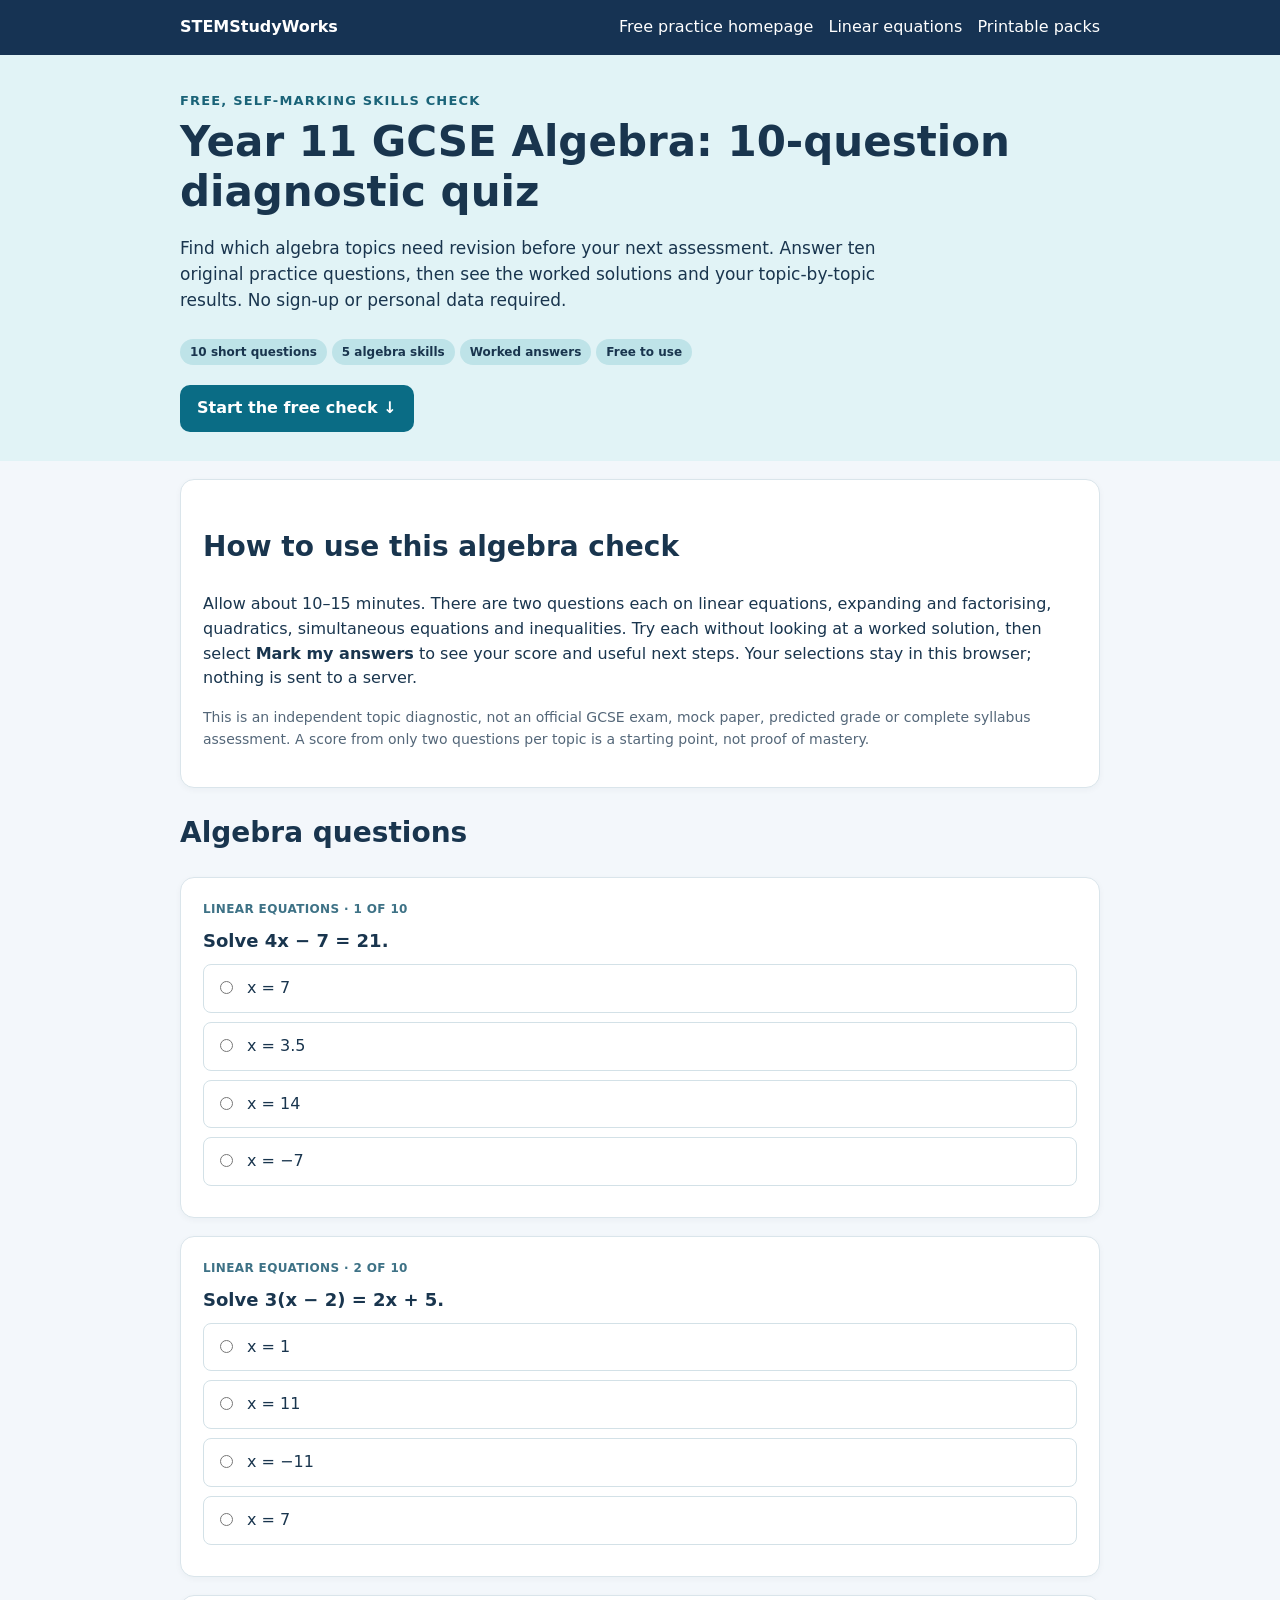
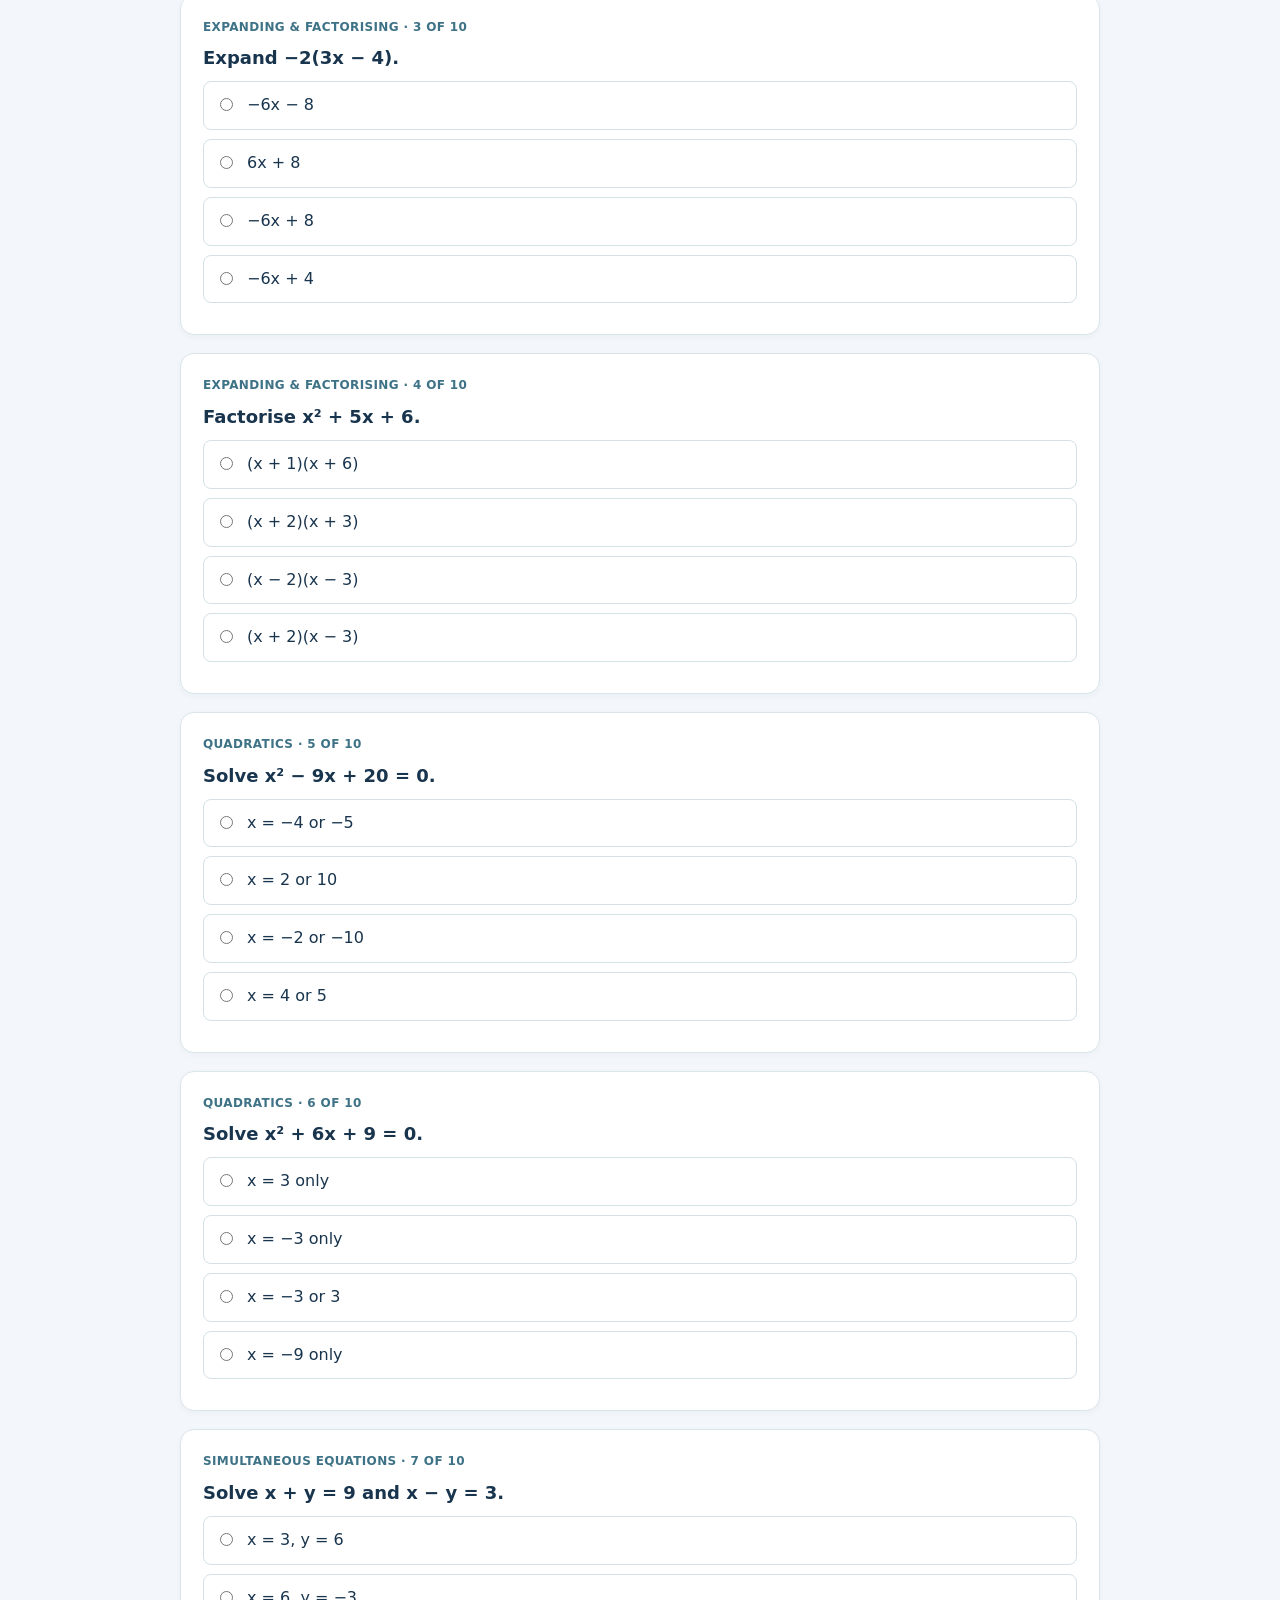
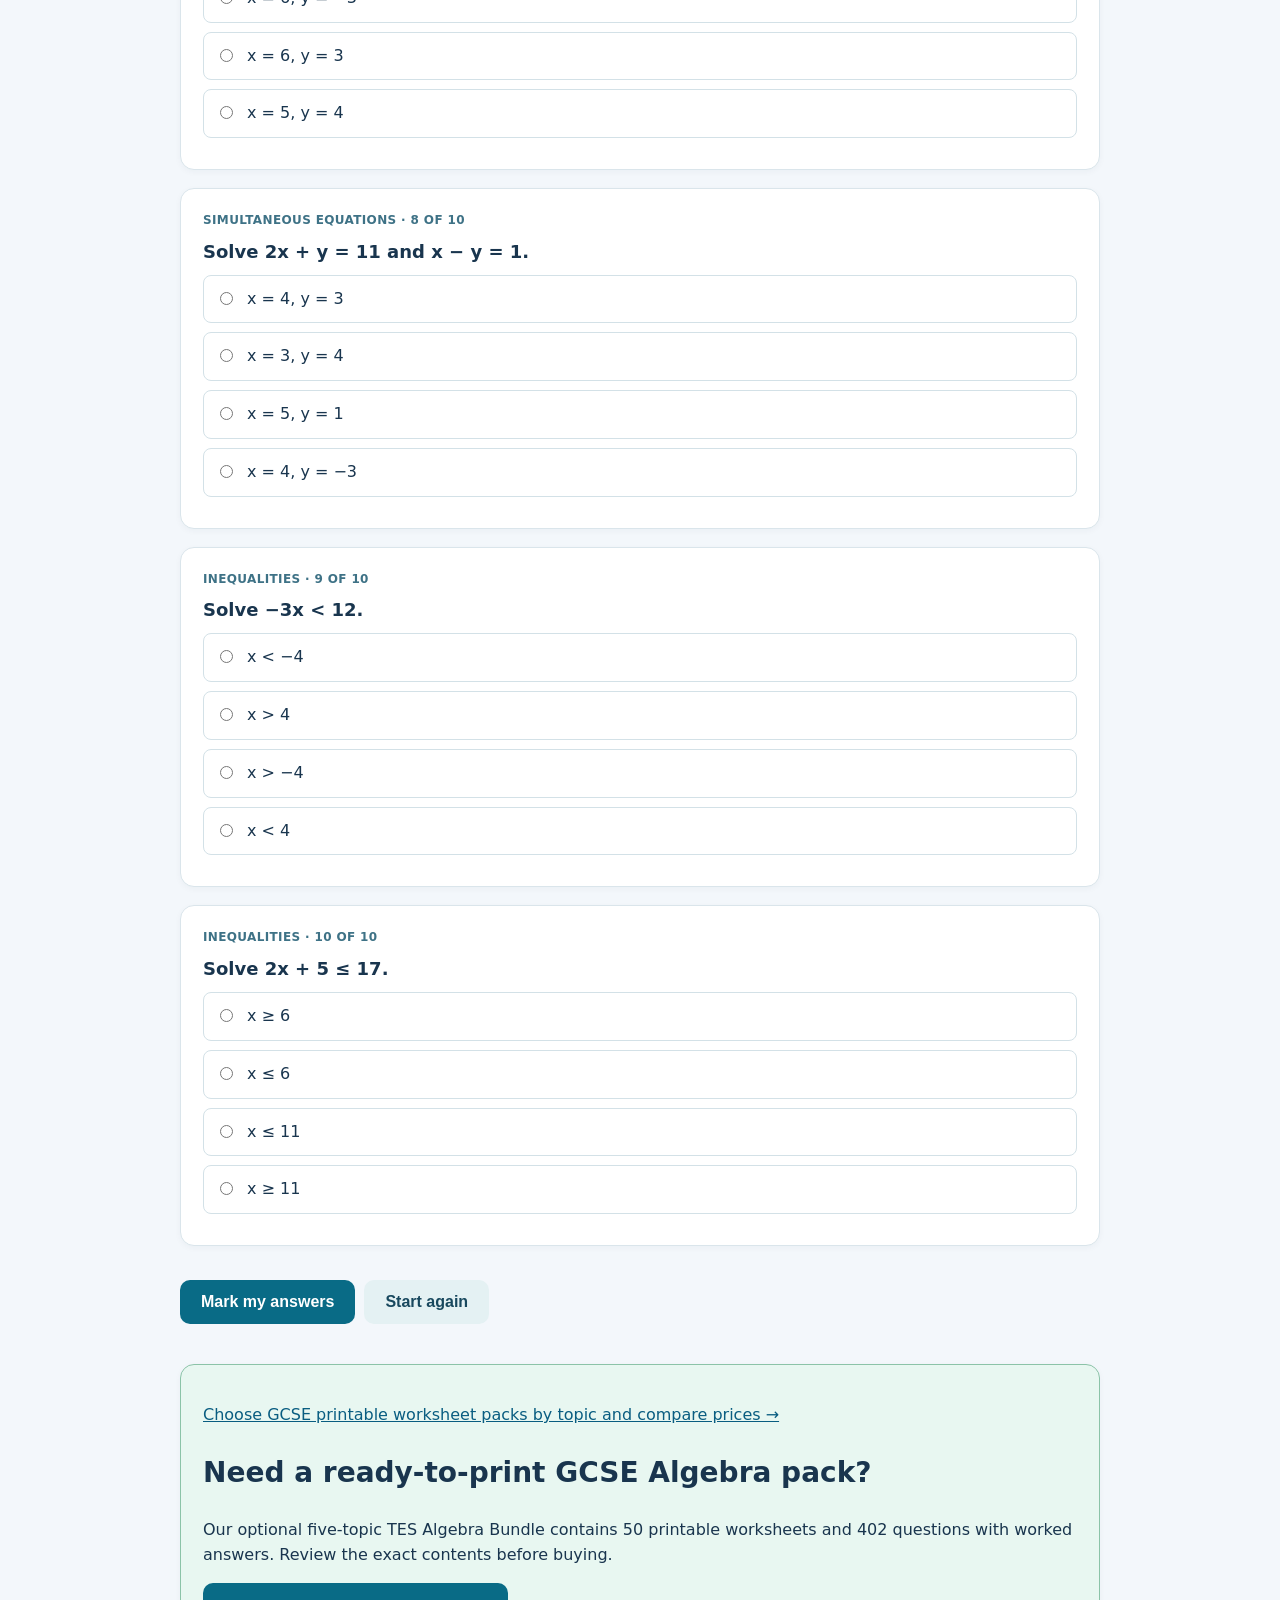
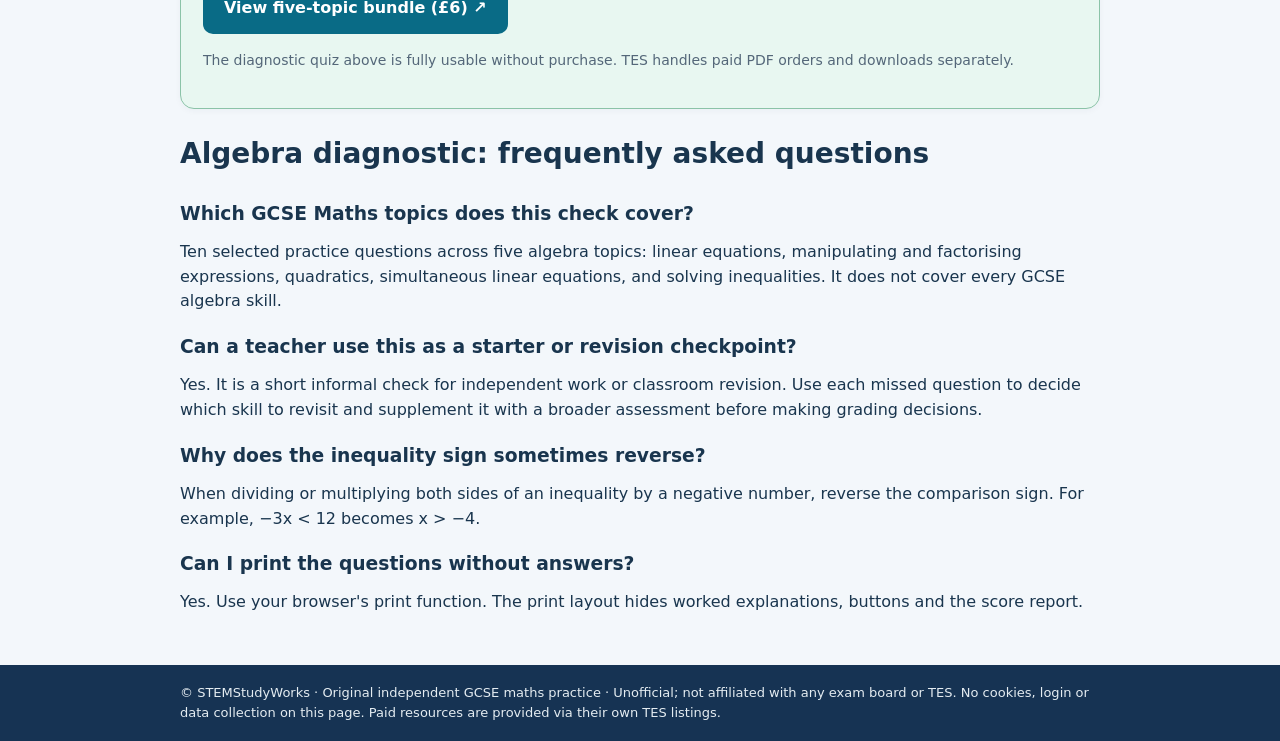
<file: year-11-algebra-check/index.html>
<!doctype html><html lang="en-GB"><head><meta charset="utf-8"><meta name="viewport" content="width=device-width,initial-scale=1"><title>Year 11 GCSE Algebra Diagnostic Quiz | 10 Free Questions</title><meta name="description" content="Free GCSE algebra diagnostic for Year 11: 10 self-marking questions, worked answers and topic-by-topic revision priorities. No sign-up."><meta name="robots" content="index,follow"><meta name="theme-color" content="#163353"><link rel="canonical" href="https://wuhao4493-png.github.io/stemstudyworks-practice/year-11-algebra-check/"><meta property="og:type" content="website"><meta property="og:title" content="Free Year 11 GCSE Algebra Diagnostic"><meta property="og:description" content="10 self-marking algebra questions with worked solutions and topic priorities. No sign-up."><meta property="og:url" content="https://wuhao4493-png.github.io/stemstudyworks-practice/year-11-algebra-check/"><meta property="og:image" content="https://wuhao4493-png.github.io/stemstudyworks-practice/year-11-algebra-check/preview.png"><meta name="twitter:card" content="summary_large_image"><style>:root{--dark:#163353;--mid:#0d6d8b;--bg:#f3f7fb;--ink:#19354e;--pale:#e3f4f7}*{box-sizing:border-box}html{scroll-behavior:smooth}body{margin:0;font-family:system-ui,-apple-system,"Segoe UI",sans-serif;color:var(--ink);background:var(--bg);line-height:1.55}a{color:#095d81}a:hover{text-decoration-thickness:2px}.wrap{width:min(920px,calc(100% - 32px));margin:0 auto}.top{background:var(--dark);color:white;padding:15px 0}.top .wrap{display:flex;justify-content:space-between;gap:14px;align-items:center;flex-wrap:wrap}.top a{color:white;text-decoration:none}.hero{background:#e1f3f6;padding:36px 0 29px}.eyebrow{font-size:13px;font-weight:800;letter-spacing:.09em;text-transform:uppercase;color:#1a6378;margin:0}h1{font-size:clamp(27px,5vw,42px);line-height:1.2;margin:6px 0 10px}h2{font-size:clamp(21px,3.8vw,28px)}h3{margin:0 0 12px}.lead{font-size:17px;max-width:700px}.small{font-size:14px;color:#546779}.start{display:inline-block;background:#0a6c85;color:#fff;text-decoration:none;font-weight:700;border-radius:10px;padding:11px 17px;margin:20px 0 0}.start:hover{color:white;background:#064963}.pill{display:inline-block;font-size:12px;background:#bee3e8;padding:4px 10px;border-radius:40px;margin:8px 5px 0 0;font-weight:700}.panel,.q,.result{background:white;border-radius:14px;padding:22px;margin:18px 0;border:1px solid #dae5eb;box-shadow:0 2px 6px #1836570a}.q legend{font-weight:700;font-size:18px;padding:0;max-width:100%}.q fieldset{border:0;padding:0;margin:0;min-width:0}.q .topic{display:block;color:#3e7286;font-size:12px;letter-spacing:.03em;font-weight:800;text-transform:uppercase;margin-bottom:8px}.option{display:flex;align-items:start;gap:11px;padding:11px;border:1px solid #d3e1e7;border-radius:8px;margin:9px 0;cursor:pointer}.option:hover{background:#eef9fb}.option:has(input:checked){background:#e8f3fa;border-color:#27748b}.option input{margin-top:5px}.question-note{margin:15px 0 0;padding:13px;border-left:4px solid #27748b;background:#eff9fb}.correct{border-color:#30805c}.incorrect{border-color:#bc7652}button,.button{border:0;background:#096b86;color:white;border-radius:10px;padding:13px 21px;font-weight:750;font-size:16px;cursor:pointer;text-decoration:none;display:inline-block}button:hover,.button:hover{background:#064c68;color:white}.button.secondary{background:#e4f1f3;color:#18485e;margin-left:9px}.actions{padding:16px 0 22px}.result{border:2px solid #347f83;scroll-margin:12px}.result[hidden],.question-note[hidden]{display:none}#score{font-size:35px;font-weight:800;margin:0}.recommendation{border-top:1px solid #dbe5e9;padding-top:12px;margin-top:12px}.recommendation strong{display:block}.cta{background:#e8f7f1;border:1px solid #8bc3a8}.faq{padding-bottom:32px}.faq p{margin:4px 0 18px}footer{background:#163353;color:#e4ecf1;padding:18px 0;font-size:13px}footer a{color:#fff}:focus-visible{outline:3px solid #deaa3a;outline-offset:3px}@media(max-width:640px){.hero{padding:25px 0}.panel,.q,.result{padding:17px}.button.secondary{margin:10px 0 0}}@media print{body{color:black;background:white}.top,button,.actions,footer,.cta{display:none!important}.hero{background:white;padding:8px 0 14px}.panel,.q,.result{box-shadow:none;border:0;border-bottom:1px solid #bbb;padding:10px 0;margin:0;border-radius:0}.option{margin:2px 0;padding:2px;border:0}.option input{display:none}.q{break-inside:avoid}.question-note,#results{display:none!important}}</style></head><body><header class="top"><div class="wrap"><b>STEMStudyWorks</b><nav aria-label="Site navigation"><a href="../">Free practice homepage</a> &nbsp; <a href="../linear-equations/">Linear equations</a> &nbsp; <a href="../gcse-algebra-worksheets/">Printable packs</a></nav></div></header><section class="hero"><div class="wrap"><p class="eyebrow">Free, self-marking skills check</p><h1>Year 11 GCSE Algebra: 10-question diagnostic quiz</h1><p class="lead">Find which algebra topics need revision before your next assessment. Answer ten original practice questions, then see the worked solutions and your topic-by-topic results. No sign-up or personal data required.</p><span class="pill">10 short questions</span><span class="pill">5 algebra skills</span><span class="pill">Worked answers</span><span class="pill">Free to use</span><div><a class="start" href="#questions">Start the free check ↓</a></div></div></section><main class="wrap"><section class="panel"><h2>How to use this algebra check</h2><p>Allow about 10–15 minutes. There are two questions each on linear equations, expanding and factorising, quadratics, simultaneous equations and inequalities. Try each without looking at a worked solution, then select <strong>Mark my answers</strong> to see your score and useful next steps. Your selections stay in this browser; nothing is sent to a server.</p><p class="small">This is an independent topic diagnostic, not an official GCSE exam, mock paper, predicted grade or complete syllabus assessment. A score from only two questions per topic is a starting point, not proof of mastery.</p></section><form id="quiz"><h2 id="questions">Algebra questions</h2><section class="q" data-skill="linear" data-answer="0" aria-labelledby="q1-label"><span class="topic">Linear equations · 1 of 10</span><fieldset><legend id="q1-label">Solve 4x − 7 = 21.</legend><label class="option"><input type="radio" name="q1" value="0"> <span>x = 7</span></label>
<label class="option"><input type="radio" name="q1" value="1"> <span>x = 3.5</span></label>
<label class="option"><input type="radio" name="q1" value="2"> <span>x = 14</span></label>
<label class="option"><input type="radio" name="q1" value="3"> <span>x = −7</span></label></fieldset><p class="question-note" hidden><strong class="result-label"></strong> <span class="explanation">Add 7 to both sides: 4x = 28. Divide by 4 to get x = 7.</span></p></section>
<section class="q" data-skill="linear" data-answer="1" aria-labelledby="q2-label"><span class="topic">Linear equations · 2 of 10</span><fieldset><legend id="q2-label">Solve 3(x − 2) = 2x + 5.</legend><label class="option"><input type="radio" name="q2" value="0"> <span>x = 1</span></label>
<label class="option"><input type="radio" name="q2" value="1"> <span>x = 11</span></label>
<label class="option"><input type="radio" name="q2" value="2"> <span>x = −11</span></label>
<label class="option"><input type="radio" name="q2" value="3"> <span>x = 7</span></label></fieldset><p class="question-note" hidden><strong class="result-label"></strong> <span class="explanation">Expand: 3x − 6 = 2x + 5. Subtract 2x and add 6: x = 11.</span></p></section>
<section class="q" data-skill="factor" data-answer="2" aria-labelledby="q3-label"><span class="topic">Expanding &amp; factorising · 3 of 10</span><fieldset><legend id="q3-label">Expand −2(3x − 4).</legend><label class="option"><input type="radio" name="q3" value="0"> <span>−6x − 8</span></label>
<label class="option"><input type="radio" name="q3" value="1"> <span>6x + 8</span></label>
<label class="option"><input type="radio" name="q3" value="2"> <span>−6x + 8</span></label>
<label class="option"><input type="radio" name="q3" value="3"> <span>−6x + 4</span></label></fieldset><p class="question-note" hidden><strong class="result-label"></strong> <span class="explanation">Multiply −2 by both terms: (−2)(3x) = −6x and (−2)(−4) = +8.</span></p></section>
<section class="q" data-skill="factor" data-answer="1" aria-labelledby="q4-label"><span class="topic">Expanding &amp; factorising · 4 of 10</span><fieldset><legend id="q4-label">Factorise x² + 5x + 6.</legend><label class="option"><input type="radio" name="q4" value="0"> <span>(x + 1)(x + 6)</span></label>
<label class="option"><input type="radio" name="q4" value="1"> <span>(x + 2)(x + 3)</span></label>
<label class="option"><input type="radio" name="q4" value="2"> <span>(x − 2)(x − 3)</span></label>
<label class="option"><input type="radio" name="q4" value="3"> <span>(x + 2)(x − 3)</span></label></fieldset><p class="question-note" hidden><strong class="result-label"></strong> <span class="explanation">Find two numbers with product 6 and sum 5: 2 and 3. The result is (x + 2)(x + 3).</span></p></section>
<section class="q" data-skill="quad" data-answer="3" aria-labelledby="q5-label"><span class="topic">Quadratics · 5 of 10</span><fieldset><legend id="q5-label">Solve x² − 9x + 20 = 0.</legend><label class="option"><input type="radio" name="q5" value="0"> <span>x = −4 or −5</span></label>
<label class="option"><input type="radio" name="q5" value="1"> <span>x = 2 or 10</span></label>
<label class="option"><input type="radio" name="q5" value="2"> <span>x = −2 or −10</span></label>
<label class="option"><input type="radio" name="q5" value="3"> <span>x = 4 or 5</span></label></fieldset><p class="question-note" hidden><strong class="result-label"></strong> <span class="explanation">Factorise: (x − 4)(x − 5) = 0, so x = 4 or x = 5.</span></p></section>
<section class="q" data-skill="quad" data-answer="1" aria-labelledby="q6-label"><span class="topic">Quadratics · 6 of 10</span><fieldset><legend id="q6-label">Solve x² + 6x + 9 = 0.</legend><label class="option"><input type="radio" name="q6" value="0"> <span>x = 3 only</span></label>
<label class="option"><input type="radio" name="q6" value="1"> <span>x = −3 only</span></label>
<label class="option"><input type="radio" name="q6" value="2"> <span>x = −3 or 3</span></label>
<label class="option"><input type="radio" name="q6" value="3"> <span>x = −9 only</span></label></fieldset><p class="question-note" hidden><strong class="result-label"></strong> <span class="explanation">Factorise: (x + 3)² = 0. Therefore x = −3 (a repeated root).</span></p></section>
<section class="q" data-skill="simul" data-answer="2" aria-labelledby="q7-label"><span class="topic">Simultaneous equations · 7 of 10</span><fieldset><legend id="q7-label">Solve x + y = 9 and x − y = 3.</legend><label class="option"><input type="radio" name="q7" value="0"> <span>x = 3, y = 6</span></label>
<label class="option"><input type="radio" name="q7" value="1"> <span>x = 6, y = −3</span></label>
<label class="option"><input type="radio" name="q7" value="2"> <span>x = 6, y = 3</span></label>
<label class="option"><input type="radio" name="q7" value="3"> <span>x = 5, y = 4</span></label></fieldset><p class="question-note" hidden><strong class="result-label"></strong> <span class="explanation">Add the two equations: 2x = 12, so x = 6. Then y = 9 − 6 = 3.</span></p></section>
<section class="q" data-skill="simul" data-answer="0" aria-labelledby="q8-label"><span class="topic">Simultaneous equations · 8 of 10</span><fieldset><legend id="q8-label">Solve 2x + y = 11 and x − y = 1.</legend><label class="option"><input type="radio" name="q8" value="0"> <span>x = 4, y = 3</span></label>
<label class="option"><input type="radio" name="q8" value="1"> <span>x = 3, y = 4</span></label>
<label class="option"><input type="radio" name="q8" value="2"> <span>x = 5, y = 1</span></label>
<label class="option"><input type="radio" name="q8" value="3"> <span>x = 4, y = −3</span></label></fieldset><p class="question-note" hidden><strong class="result-label"></strong> <span class="explanation">Add the equations: 3x = 12, giving x = 4; substitute into x − y = 1 to find y = 3.</span></p></section>
<section class="q" data-skill="ineq" data-answer="2" aria-labelledby="q9-label"><span class="topic">Inequalities · 9 of 10</span><fieldset><legend id="q9-label">Solve −3x &lt; 12.</legend><label class="option"><input type="radio" name="q9" value="0"> <span>x &lt; −4</span></label>
<label class="option"><input type="radio" name="q9" value="1"> <span>x &gt; 4</span></label>
<label class="option"><input type="radio" name="q9" value="2"> <span>x &gt; −4</span></label>
<label class="option"><input type="radio" name="q9" value="3"> <span>x &lt; 4</span></label></fieldset><p class="question-note" hidden><strong class="result-label"></strong> <span class="explanation">Divide by −3 and REVERSE the inequality sign: x &gt; −4.</span></p></section>
<section class="q" data-skill="ineq" data-answer="1" aria-labelledby="q10-label"><span class="topic">Inequalities · 10 of 10</span><fieldset><legend id="q10-label">Solve 2x + 5 ≤ 17.</legend><label class="option"><input type="radio" name="q10" value="0"> <span>x ≥ 6</span></label>
<label class="option"><input type="radio" name="q10" value="1"> <span>x ≤ 6</span></label>
<label class="option"><input type="radio" name="q10" value="2"> <span>x ≤ 11</span></label>
<label class="option"><input type="radio" name="q10" value="3"> <span>x ≥ 11</span></label></fieldset><p class="question-note" hidden><strong class="result-label"></strong> <span class="explanation">Subtract 5: 2x ≤ 12. Divide by 2: x ≤ 6.</span></p></section><div class="actions"><button type="submit">Mark my answers</button><button class="button secondary" id="restart" type="button">Start again</button></div></form><section class="result" id="results" role="region" aria-label="Your diagnostic results" tabindex="-1" hidden><h2>Your results</h2><p id="score" aria-live="polite"></p><p id="answered"></p><p id="weakness"></p><h3>Topic breakdown</h3><p class="small">These links are optional, paid TES resources. You can also use the free online generators linked below.</p><div class="recommendation" data-skill-result="linear"><strong>Linear equations: <span class="skill-score">—</span>/2</strong><span class="skill-advice"></span> <a href="https://www.tes.com/teaching-resource/gcse-linear-equations-worksheets-with-answers-13551394" target="_blank" rel="noopener noreferrer">Optional £3 printable practice pack ↗</a></div>
<div class="recommendation" data-skill-result="factor"><strong>Expanding &amp; factorising: <span class="skill-score">—</span>/2</strong><span class="skill-advice"></span> <a href="https://www.tes.com/teaching-resource/gcse-expanding-and-factorising-worksheets-13551936" target="_blank" rel="noopener noreferrer">Optional £3 printable practice pack ↗</a></div>
<div class="recommendation" data-skill-result="quad"><strong>Quadratics: <span class="skill-score">—</span>/2</strong><span class="skill-advice"></span> <a href="https://www.tes.com/teaching-resource/gcse-quadratics-worksheets-with-answers-13551940" target="_blank" rel="noopener noreferrer">Optional £3 printable practice pack ↗</a></div>
<div class="recommendation" data-skill-result="simul"><strong>Simultaneous equations: <span class="skill-score">—</span>/2</strong><span class="skill-advice"></span> <a href="https://www.tes.com/teaching-resource/gcse-simultaneous-equations-worksheets-13551945" target="_blank" rel="noopener noreferrer">Optional £3 printable practice pack ↗</a></div>
<div class="recommendation" data-skill-result="ineq"><strong>Inequalities: <span class="skill-score">—</span>/2</strong><span class="skill-advice"></span> <a href="https://www.tes.com/teaching-resource/gcse-inequalities-worksheets-with-answers-13551950" target="_blank" rel="noopener noreferrer">Optional £3 printable practice pack ↗</a></div><p><a href="../linear-equations/">Free online linear equations practice</a> · <a href="../expanding-and-factorising/">Free expanding &amp; factorising practice</a> · <a href="../inequalities/">Free inequalities practice</a></p></section><section class="panel cta"><p><a href="../gcse-algebra-worksheets/">Choose GCSE printable worksheet packs by topic and compare prices →</a></p><h2>Need a ready-to-print GCSE Algebra pack?</h2><p>Our optional five-topic TES Algebra Bundle contains 50 printable worksheets and 402 questions with worked answers. Review the exact contents before buying.</p><p><a class="button" href="https://www.tes.com/teaching-resource/gcse-algebra-worksheets-bundle-with-answers-13552727" target="_blank" rel="noopener noreferrer">View five-topic bundle (£6) ↗</a></p><p class="small">The diagnostic quiz above is fully usable without purchase. TES handles paid PDF orders and downloads separately.</p></section><section class="faq"><h2>Algebra diagnostic: frequently asked questions</h2><h3>Which GCSE Maths topics does this check cover?</h3><p>Ten selected practice questions across five algebra topics: linear equations, manipulating and factorising expressions, quadratics, simultaneous linear equations, and solving inequalities. It does not cover every GCSE algebra skill.</p><h3>Can a teacher use this as a starter or revision checkpoint?</h3><p>Yes. It is a short informal check for independent work or classroom revision. Use each missed question to decide which skill to revisit and supplement it with a broader assessment before making grading decisions.</p><h3>Why does the inequality sign sometimes reverse?</h3><p>When dividing or multiplying both sides of an inequality by a negative number, reverse the comparison sign. For example, −3x &lt; 12 becomes x &gt; −4.</p><h3>Can I print the questions without answers?</h3><p>Yes. Use your browser's print function. The print layout hides worked explanations, buttons and the score report.</p></section></main><footer><div class="wrap">© STEMStudyWorks · Original independent GCSE maths practice · Unofficial; not affiliated with any exam board or TES. No cookies, login or data collection on this page. Paid resources are provided via their own TES listings.</div></footer><script>(() => { 'use strict';
const quiz=document.getElementById('quiz'), result=document.getElementById('results');
const sections=Array.from(quiz.querySelectorAll('section.q'));const skillLabels={linear:'Linear equations',factor:'Expanding & factorising',quad:'Quadratics',simul:'Simultaneous equations',ineq:'Inequalities'};
function score(){let correct=0,answered=0;const groups={};for(const skill of Object.keys(skillLabels))groups[skill]=0;
for(const section of sections){const selection=section.querySelector('input:checked');const feedback=section.querySelector('.question-note');const good=selection!==null&&Number(selection.value)===Number(section.dataset.answer);if(selection)answered++;if(good){correct++;groups[section.dataset.skill]++}section.classList.toggle('correct',good);section.classList.toggle('incorrect',!good);section.querySelector('.result-label').textContent=good?'Correct.':selection?'Not quite.':'Unanswered.';feedback.hidden=false}
document.getElementById('score').textContent=correct+' / 10';document.getElementById('answered').textContent=answered+' '+(answered===1?'question':'questions')+' answered';
for(const [skill,points] of Object.entries(groups)){const box=result.querySelector('[data-skill-result="'+skill+'"]');box.querySelector('.skill-score').textContent=String(points);box.querySelector('.skill-advice').textContent=points===2?'Both checks correct. ':points===1?'One check missed — consider targeted revision. ':'Both checks missed — prioritise this topic. '}
const weak=Object.entries(groups).filter(([_,points])=>points<2).map(([skill])=>skillLabels[skill]);document.getElementById('weakness').textContent=weak.length?'Suggested revision priorities: '+weak.join(', ')+'.':'All five topic checks correct. Continue with mixed practice.';result.hidden=false;result.focus({preventScroll:true});result.scrollIntoView({behavior:'smooth',block:'start'});
}
quiz.addEventListener('submit',e=>{e.preventDefault();score()});document.getElementById('restart').addEventListener('click',()=>{quiz.reset();result.hidden=true;for(const section of sections){section.classList.remove('correct','incorrect');section.querySelector('.question-note').hidden=true}document.getElementById('questions').scrollIntoView({behavior:'smooth'})});
})();</script></body></html>
</file>
<file: assets/styles.css>
:root{font-family:system-ui,-apple-system,BlinkMacSystemFont,"Segoe UI",sans-serif;color:#172946;background:#f5f8fc;line-height:1.57}*{box-sizing:border-box}body{margin:0}a{color:#0e6382}a:hover{text-decoration:underline}header{background:#163353;color:#fff;padding:12px 0}header a{color:#f6fbff;text-decoration:none}header .wrap{display:flex;justify-content:space-between;gap:1rem;align-items:center;flex-wrap:wrap}header strong{font-size:1.1rem}nav{display:flex;gap:15px;flex-wrap:wrap}main{padding:2.2rem 0 4rem}.wrap{max-width:1030px;margin:auto;padding:0 18px}.hero{background:#fff;border-radius:14px;padding:32px;box-shadow:0 2px 20px #16335310}.eyebrow{color:#0c8177;text-transform:uppercase;letter-spacing:.08em;font-size:.81rem;font-weight:800}h1{font-size:clamp(1.8rem,4vw,2.85rem);line-height:1.18;margin:.35rem 0 1rem}h2{font-size:1.45rem;margin:1.6rem 0 .8rem}h3{font-size:1.12rem;margin:.4rem 0}.sub{font-size:1.12rem;max-width:790px;color:#4a5969}.grid{display:grid;grid-template-columns:repeat(auto-fit,minmax(230px,1fr));gap:15px}.tile,.panel,.item{background:white;border:1px solid #dce5ef;border-radius:11px;padding:18px}.tile{display:flex;flex-direction:column;gap:8px}.tile a{font-weight:750}.tile p{margin:0;color:#47596b}.tag{display:inline-block;padding:3px 9px;border-radius:15px;background:#d9f2ed;color:#116558;font-size:.78rem;width:max-content;font-weight:700}.primary{display:inline-block;background:#136c72;color:white;text-decoration:none;font-weight:750;border-radius:8px;padding:12px 16px;border:0;cursor:pointer}.primary:hover{background:#0b555a;color:#fff;text-decoration:none}.secondary{background:#fff;color:#134d5f;border:1px solid #adcbd1;border-radius:8px;padding:10px 14px;font-weight:700;cursor:pointer}.cta{margin:1.5rem 0;padding:22px;border-left:5px solid #d3a34a;background:#fff8ea;border-radius:9px}.cta p{margin:.3rem 0 .9rem}.note,.muted{color:#526375;font-size:.92rem}.controls{display:flex;flex-wrap:wrap;align-items:end;gap:12px;margin:1.1rem 0}.controls label{font-weight:650;display:block;font-size:.88rem}.controls select{padding:11px;border:1px solid #abbcca;border-radius:7px;min-width:190px;background:#fff}button:focus-visible,a:focus-visible,select:focus-visible{outline:3px solid #c98c13;outline-offset:3px}.problems{display:grid;grid-template-columns:1fr 1fr;gap:13px}.question{font-size:1.15rem;font-weight:680;white-space:normal;overflow-wrap:anywhere}.answer{margin-top:12px;padding:11px;border-radius:8px;background:#eaf5f2;color:#143f3d}.answer ol{padding-left:22px;margin:5px 0}.item button{margin-top:12px}footer{border-top:1px solid #d8e2eb;background:#fff;padding:25px 0;color:#536270;font-size:.9rem}.sr-only{position:absolute;width:1px;height:1px;padding:0;margin:-1px;overflow:hidden;clip:rect(0,0,0,0);white-space:nowrap;border:0}@media(max-width:640px){.problems{grid-template-columns:1fr}.hero{padding:20px}.wrap{padding:0 15px}}@media print{header,footer,.controls,.cta,.avoid-print{display:none!important}body{background:white;color:black}main{padding:0}.hero{box-shadow:none;padding:0}.item{break-inside:avoid}.problems{grid-template-columns:1fr 1fr}.answer{display:none!important} /* Print questions only, even after revealing answers on screen */h1{font-size:19pt}.sub{font-size:11pt}}
</file>
